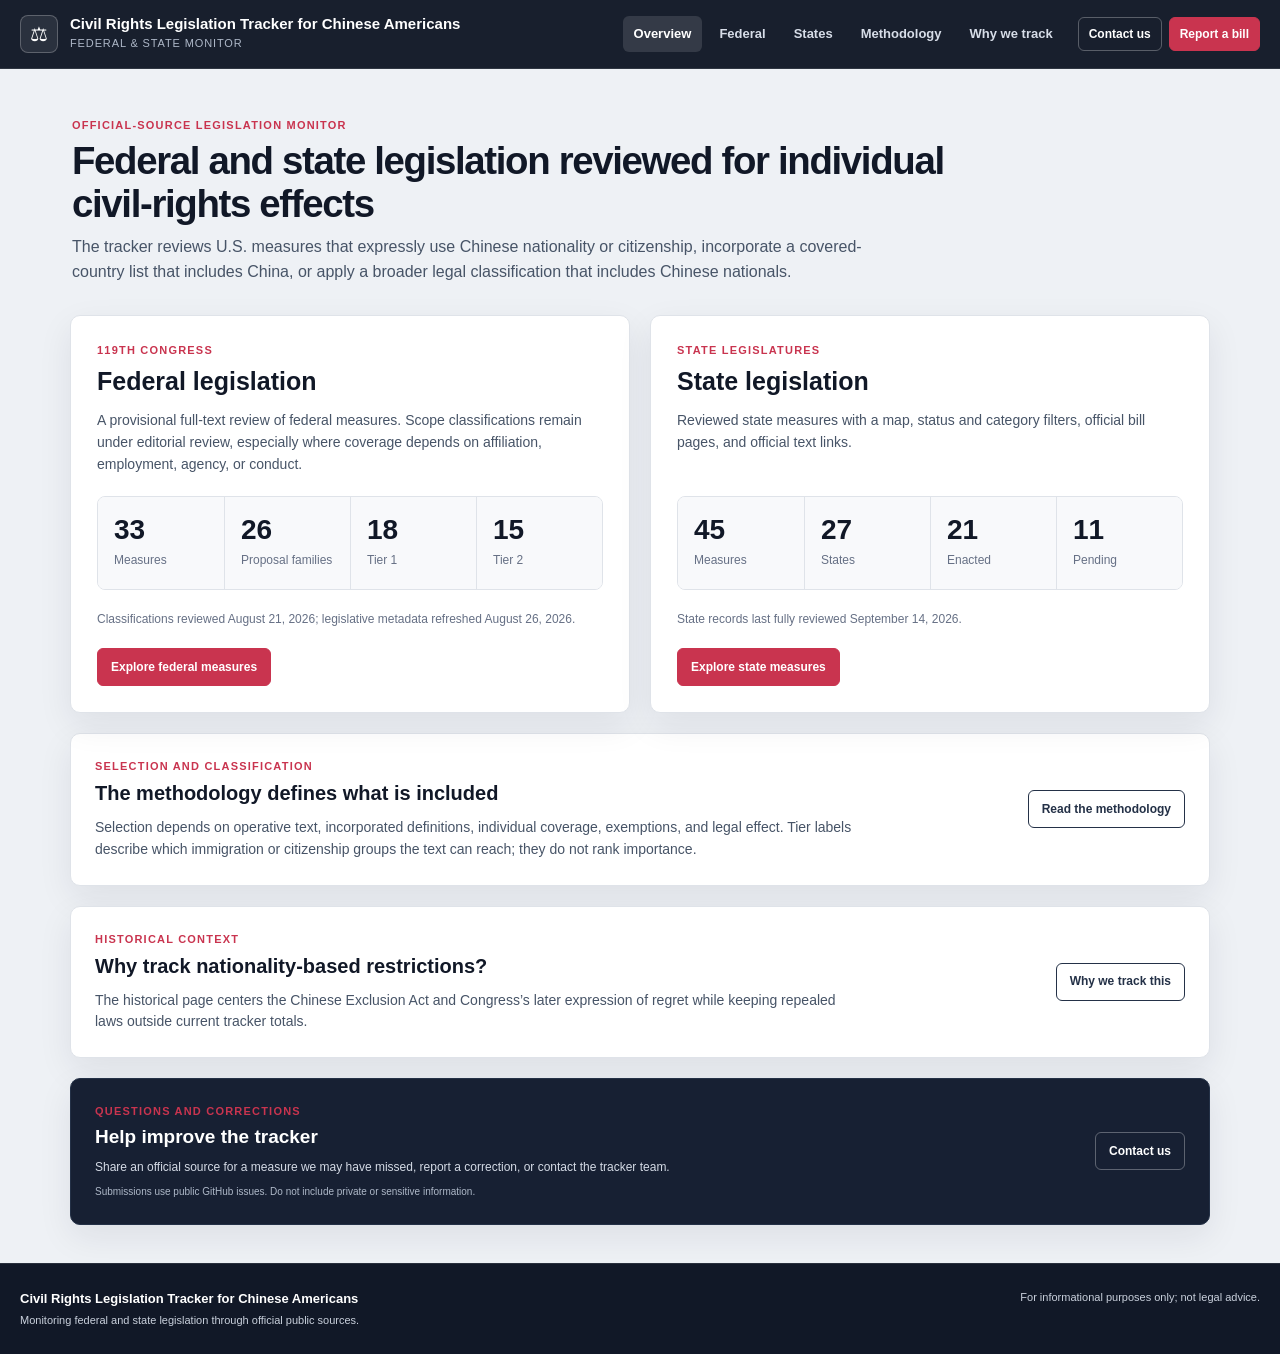
<file: index.html>
<!DOCTYPE html>
<html lang="en">
<head>
    <meta charset="UTF-8">
    <meta name="viewport" content="width=device-width, initial-scale=1.0">
    <title>Civil Rights Legislation Tracker for Chinese Americans</title>
    <meta name="description" content="An official-source overview of U.S. federal and state legislation reviewed for individual effects involving Chinese nationality, citizenship, or origin.">
    <meta property="og:type" content="website">
    <meta property="og:title" content="Civil Rights Legislation Tracker for Chinese Americans">
    <meta property="og:description" content="Federal and state legislation reviewed through official government sources.">
    <meta name="twitter:card" content="summary">
    <meta name="twitter:title" content="Civil Rights Legislation Tracker for Chinese Americans">
    <meta name="twitter:description" content="Federal and state legislation reviewed through official government sources.">
    <link rel="icon" type="image/svg+xml" href="data:image/svg+xml,<svg xmlns='http://www.w3.org/2000/svg' viewBox='0 0 100 100'><text y='.9em' font-size='90'>⚖️</text></svg>">
    <link rel="stylesheet" href="styles.css">
</head>
<body>
    <a href="#main-content" class="skip-link">Skip to main content</a>

    <header class="header">
        <div class="site-container header-inner">
            <a class="brand" href="#main-content" aria-label="Civil Rights Legislation Tracker for Chinese Americans home">
                <span class="brand-mark" aria-hidden="true">⚖</span>
                <span>
                    <span class="brand-name">Civil Rights Legislation Tracker for Chinese Americans</span>
                    <span class="brand-kicker">Federal &amp; state monitor</span>
                </span>
            </a>
            <div class="header-controls">
                <nav class="nav" aria-label="Main navigation">
                    <a href="index.html" aria-current="page">Overview</a>
                    <a href="federal.html">Federal</a>
                    <a href="states.html">States</a>
                    <a href="methodology.html">Methodology</a>
                    <a href="why.html">Why we track</a>
                </nav>
                <div class="header-actions">
                    <a class="header-action secondary" href="#contact" data-github-issue="contact.yml">Contact us</a>
                    <a class="header-action primary" href="#contact" data-github-issue="report_bill.yml">Report a bill</a>
                </div>
            </div>
        </div>
    </header>

    <main id="main-content" class="overview-main">
        <section class="dashboard overview-dashboard" aria-labelledby="page-title">
            <div class="site-container">
                <header class="page-intro overview-intro">
                    <div>
                        <p class="eyebrow">Official-source legislation monitor</p>
                        <h1 id="page-title">Federal and state legislation reviewed for individual civil-rights effects</h1>
                        <p class="page-summary">The tracker reviews U.S. measures that expressly use Chinese nationality or citizenship, incorporate a covered-country list that includes China, or apply a broader legal classification that includes Chinese nationals.</p>
                    </div>
                </header>

                <div class="landing-grid" aria-label="Choose a legislation tracker">
                    <article class="panel landing-card federal-landing-card" aria-labelledby="federal-card-title">
                        <div>
                            <p class="panel-kicker">119th Congress</p>
                            <h2 id="federal-card-title">Federal legislation</h2>
                            <p class="landing-summary">A provisional full-text review of federal measures. Scope classifications remain under editorial review, especially where coverage depends on affiliation, employment, agency, or conduct.</p>
                        </div>
                        <div class="stats-grid compact-stats" aria-label="Federal tracker statistics">
                            <div class="stat-card"><span class="stat-number" data-overview-stat="federal-total">—</span><span class="stat-label">Measures</span></div>
                            <div class="stat-card"><span class="stat-number" data-overview-stat="federal-families">—</span><span class="stat-label">Proposal families</span></div>
                            <div class="stat-card"><span class="stat-number" data-overview-stat="federal-tier1">—</span><span class="stat-label">Tier 1</span></div>
                            <div class="stat-card"><span class="stat-number" data-overview-stat="federal-tier2">—</span><span class="stat-label">Tier 2</span></div>
                        </div>
                        <p class="landing-review-date">Classifications reviewed August 21, 2026; legislative metadata refreshed August 26, 2026.</p>
                        <a class="action-button primary" href="federal.html">Explore federal measures</a>
                    </article>

                    <article class="panel landing-card state-landing-card" aria-labelledby="state-card-title">
                        <div>
                            <p class="panel-kicker">State legislatures</p>
                            <h2 id="state-card-title">State legislation</h2>
                            <p class="landing-summary">Reviewed state measures with a map, status and category filters, official bill pages, and official text links.</p>
                        </div>
                        <div class="stats-grid compact-stats" aria-label="State tracker statistics">
                            <div class="stat-card"><span class="stat-number" data-overview-stat="state-total">—</span><span class="stat-label">Measures</span></div>
                            <div class="stat-card"><span class="stat-number" data-overview-stat="state-states">—</span><span class="stat-label">States</span></div>
                            <div class="stat-card"><span class="stat-number" data-overview-stat="state-enacted">—</span><span class="stat-label">Enacted</span></div>
                            <div class="stat-card"><span class="stat-number" data-overview-stat="state-pending">—</span><span class="stat-label">Pending</span></div>
                        </div>
                        <p class="landing-review-date">State records last fully reviewed September 14, 2026.</p>
                        <a class="action-button primary" href="states.html">Explore state measures</a>
                    </article>
                </div>

                <section class="panel overview-method-panel" aria-labelledby="overview-method-title">
                    <div>
                        <p class="panel-kicker">Selection and classification</p>
                        <h2 id="overview-method-title">The methodology defines what is included</h2>
                        <p>Selection depends on operative text, incorporated definitions, individual coverage, exemptions, and legal effect. Tier labels describe which immigration or citizenship groups the text can reach; they do not rank importance.</p>
                    </div>
                    <a class="action-button dark-outline" href="methodology.html">Read the methodology</a>
                </section>

                <section class="panel overview-history-panel" aria-labelledby="overview-history-title">
                    <div>
                        <p class="panel-kicker">Historical context</p>
                        <h2 id="overview-history-title">Why track nationality-based restrictions?</h2>
                        <p>The historical page centers the Chinese Exclusion Act and Congress’s later expression of regret while keeping repealed laws outside current tracker totals.</p>
                    </div>
                    <a class="action-button dark-outline" href="why.html">Why we track this</a>
                </section>

                <section class="panel contribute-panel" id="contact" aria-labelledby="contact-title">
                    <div>
                        <p class="panel-kicker">Questions and corrections</p>
                        <h2 id="contact-title">Help improve the tracker</h2>
                        <p>Share an official source for a measure we may have missed, report a correction, or contact the tracker team.</p>
                        <p class="submission-note">Submissions use public GitHub issues. Do not include private or sensitive information.</p>
                    </div>
                    <div class="contribute-actions">
                        <a class="action-button secondary" href="#contact" data-github-issue="contact.yml">Contact us</a>
                    </div>
                </section>
            </div>
        </section>
    </main>

    <footer class="footer">
        <div class="site-container footer-inner">
            <div>
                <p class="footer-title">Civil Rights Legislation Tracker for Chinese Americans</p>
                <p>Monitoring federal and state legislation through official public sources.</p>
            </div>
            <p class="footer-disclaimer">For informational purposes only; not legal advice.</p>
        </div>
    </footer>

    <script src="bills-data.js"></script>
    <script src="federal-bills-data.js"></script>
    <script src="site.js"></script>
</body>
</html>
</file>
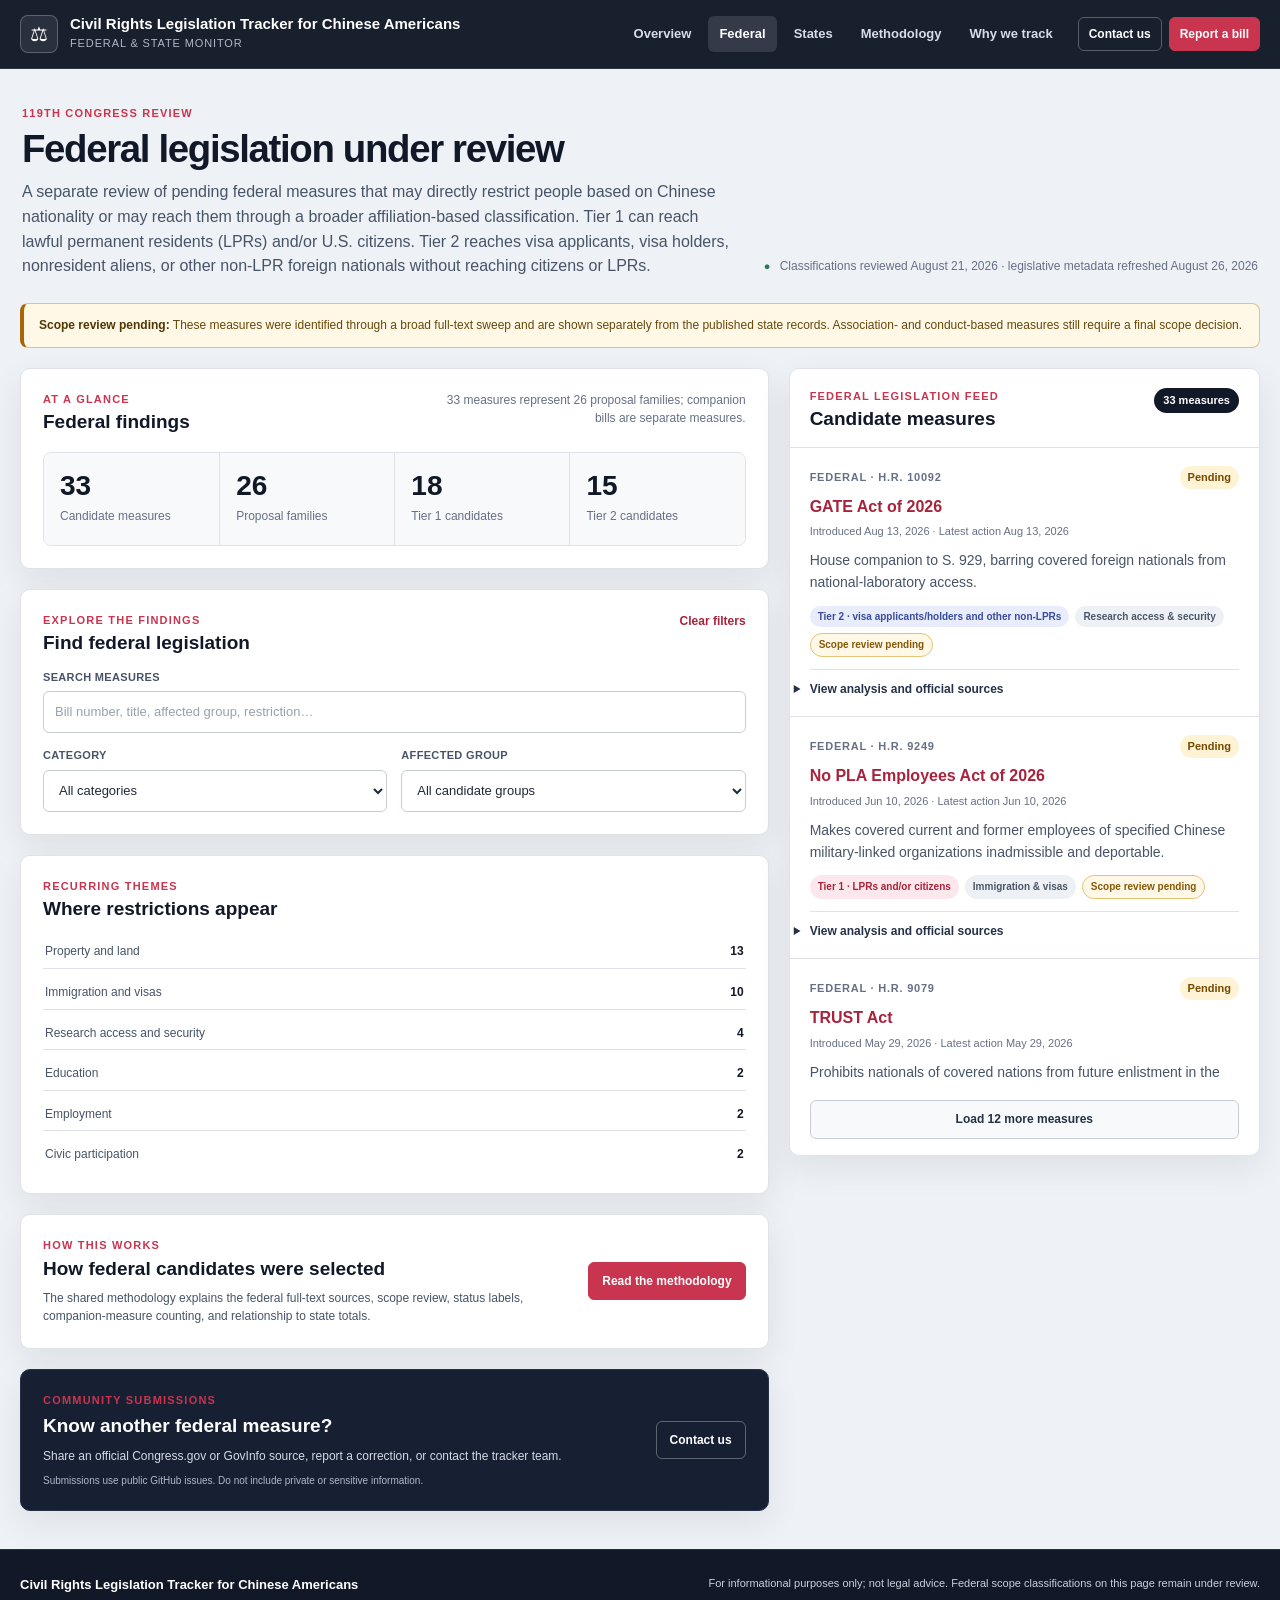
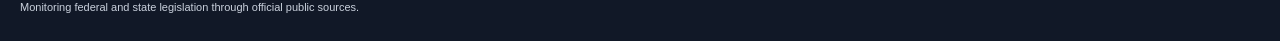
<file: federal.html>
<!DOCTYPE html>
<html lang="en">
<head>
    <meta charset="UTF-8">
    <meta name="viewport" content="width=device-width, initial-scale=1.0">
    <title>Federal Legislation | Civil Rights Legislation Tracker for Chinese Americans</title>
    <meta name="description" content="Provisional review of 119th Congress legislation affecting people based on Chinese nationality, citizenship, or China-related affiliations.">
    <meta property="og:type" content="website">
    <meta property="og:title" content="Federal Legislation | Civil Rights Legislation Tracker for Chinese Americans">
    <meta property="og:description" content="Official-source federal legislation findings from a full-text scan of the 119th Congress.">
    <meta name="twitter:card" content="summary">
    <link rel="icon" type="image/svg+xml" href="data:image/svg+xml,<svg xmlns='http://www.w3.org/2000/svg' viewBox='0 0 100 100'><text y='.9em' font-size='90'>⚖️</text></svg>">
    <link rel="stylesheet" href="styles.css">
</head>
<body>
    <a href="#main-content" class="skip-link">Skip to main content</a>

    <header class="header">
        <div class="site-container header-inner">
            <a class="brand" href="index.html" aria-label="Civil Rights Legislation Tracker for Chinese Americans home">
                <span class="brand-mark" aria-hidden="true">⚖</span>
                <span>
                    <span class="brand-name">Civil Rights Legislation Tracker for Chinese Americans</span>
                    <span class="brand-kicker">Federal &amp; state monitor</span>
                </span>
            </a>
            <div class="header-controls">
                <nav class="nav" aria-label="Main navigation">
                    <a href="index.html">Overview</a>
                    <a href="federal.html" aria-current="page">Federal</a>
                    <a href="states.html">States</a>
                    <a href="methodology.html">Methodology</a>
                    <a href="why.html">Why we track</a>
                </nav>
                <div class="header-actions">
                    <a class="header-action secondary" href="#contact" data-github-issue="contact.yml">Contact us</a>
                    <a class="header-action primary" href="#contact" data-github-issue="report_bill.yml">Report a bill</a>
                </div>
            </div>
        </div>
    </header>

    <main id="main-content">
        <section class="dashboard" aria-labelledby="page-title">
            <div class="site-container">
                <header class="page-intro">
                    <div>
                        <p class="eyebrow">119th Congress review</p>
                        <h1 id="page-title">Federal legislation under review</h1>
                        <p class="page-summary">A separate review of pending federal measures that may directly restrict people based on Chinese nationality or may reach them through a broader affiliation-based classification. Tier 1 can reach lawful permanent residents (LPRs) and/or U.S. citizens. Tier 2 reaches visa applicants, visa holders, nonresident aliens, or other non-LPR foreign nationals without reaching citizens or LPRs.</p>
                    </div>
                    <p class="last-reviewed"><span aria-hidden="true">●</span> Classifications reviewed August 21, 2026 · legislative metadata refreshed August 26, 2026</p>
                </header>

                <div class="federal-notice" role="note">
                    <strong>Scope review pending:</strong> These measures were identified through a broad full-text sweep and are shown separately from the published state records. Association- and conduct-based measures still require a final scope decision.
                </div>

                <div class="dashboard-layout federal-dashboard-layout">
                    <div class="overview-column" id="overview">
                        <section class="panel summary-panel" aria-labelledby="summary-title">
                            <div class="panel-heading">
                                <div>
                                    <p class="panel-kicker">At a glance</p>
                                    <h2 id="summary-title">Federal findings</h2>
                                </div>
                                <p><span data-stat="total">—</span> measures represent <span data-stat="families">—</span> proposal families; companion bills are separate measures.</p>
                            </div>
                            <div class="stats-grid" aria-label="Federal sweep statistics">
                                <div class="stat-card">
                                    <span class="stat-number" data-stat="total">—</span>
                                    <span class="stat-label">Candidate measures</span>
                                </div>
                                <div class="stat-card">
                                    <span class="stat-number" data-stat="families">—</span>
                                    <span class="stat-label">Proposal families</span>
                                </div>
                                <div class="stat-card">
                                    <span class="stat-number" data-stat="tier1">—</span>
                                    <span class="stat-label">Tier 1 candidates</span>
                                </div>
                                <div class="stat-card">
                                    <span class="stat-number" data-stat="tier2">—</span>
                                    <span class="stat-label">Tier 2 candidates</span>
                                </div>
                            </div>
                        </section>

                        <section class="panel filter-panel" aria-labelledby="filter-title">
                            <div class="panel-heading compact-heading">
                                <div>
                                    <p class="panel-kicker">Explore the findings</p>
                                    <h2 id="filter-title">Find federal legislation</h2>
                                </div>
                                <button id="clear-filters" class="text-button" type="button">Clear filters</button>
                            </div>
                            <div class="filter-controls federal-filter-controls">
                                <div class="filter-group filter-search">
                                    <label for="search-filter">Search measures</label>
                                    <input id="search-filter" class="filter-input" type="search" placeholder="Bill number, title, affected group, restriction…" autocomplete="off">
                                </div>
                                <div class="filter-group">
                                    <label for="category-filter">Category</label>
                                    <select id="category-filter" class="filter-select">
                                        <option value="all">All categories</option>
                                        <option value="property">Property restrictions</option>
                                        <option value="immigration">Immigration &amp; visas</option>
                                        <option value="education">Education</option>
                                        <option value="research">Research access &amp; security</option>
                                        <option value="employment">Employment restrictions</option>
                                        <option value="civic">Civic participation</option>
                                    </select>
                                </div>
                                <div class="filter-group">
                                    <label for="tier-filter">Affected group</label>
                                    <select id="tier-filter" class="filter-select">
                                        <option value="all">All candidate groups</option>
                                        <option value="1">Tier 1 — LPRs and/or citizens</option>
                                        <option value="2">Tier 2 — visa applicants/holders and other non-LPRs</option>
                                    </select>
                                </div>
                            </div>
                        </section>

                        <section class="panel state-panel" aria-labelledby="themes-title">
                            <div class="panel-heading compact-heading">
                                <div>
                                    <p class="panel-kicker">Recurring themes</p>
                                    <h2 id="themes-title">Where restrictions appear</h2>
                                </div>
                            </div>
                            <ul class="federal-theme-list">
                                <li><span>Property and land</span><strong data-category-count="property">—</strong></li>
                                <li><span>Immigration and visas</span><strong data-category-count="immigration">—</strong></li>
                                <li><span>Research access and security</span><strong data-category-count="research">—</strong></li>
                                <li><span>Education</span><strong data-category-count="education">—</strong></li>
                                <li><span>Employment</span><strong data-category-count="employment">—</strong></li>
                                <li><span>Civic participation</span><strong data-category-count="civic">—</strong></li>
                            </ul>
                        </section>

                        <section class="panel method-link-panel" aria-labelledby="federal-method-link-title">
                            <div>
                                <p class="panel-kicker">How this works</p>
                                <h2 id="federal-method-link-title">How federal candidates were selected</h2>
                                <p>The shared methodology explains the federal full-text sources, scope review, status labels, companion-measure counting, and relationship to state totals.</p>
                            </div>
                            <a class="action-button primary" href="methodology.html">Read the methodology</a>
                        </section>

                        <section class="panel contribute-panel" id="contact" aria-labelledby="contact-title">
                            <div>
                                <p class="panel-kicker">Community submissions</p>
                                <h2 id="contact-title">Know another federal measure?</h2>
                                <p>Share an official Congress.gov or GovInfo source, report a correction, or contact the tracker team.</p>
                                <p class="submission-note">Submissions use public GitHub issues. Do not include private or sensitive information.</p>
                            </div>
                            <div class="contribute-actions">
                                <a class="action-button secondary" href="#contact" data-github-issue="contact.yml">Contact us</a>
                            </div>
                        </section>
                    </div>

                    <section class="panel feed-panel" id="bills" aria-labelledby="bills-title">
                        <header class="feed-header">
                            <div>
                                <p class="panel-kicker">Federal legislation feed</p>
                                <h2 id="bills-title">Candidate measures</h2>
                            </div>
                            <p id="results-count" class="results-count" aria-live="polite">—</p>
                        </header>
                        <div class="bills-list" id="bills-list"></div>
                        <button type="button" id="load-more" class="load-more" hidden>Load more measures</button>
                    </section>
                </div>
            </div>
        </section>
    </main>

    <footer class="footer">
        <div class="site-container footer-inner">
            <div>
                <p class="footer-title">Civil Rights Legislation Tracker for Chinese Americans</p>
                <p>Monitoring federal and state legislation through official public sources.</p>
            </div>
            <p class="footer-disclaimer">For informational purposes only; not legal advice. Federal scope classifications on this page remain under review.</p>
        </div>
    </footer>

    <script src="site.js"></script>
    <script src="federal-bills-data.js"></script>
    <script src="app.js"></script>
</body>
</html>
</file>
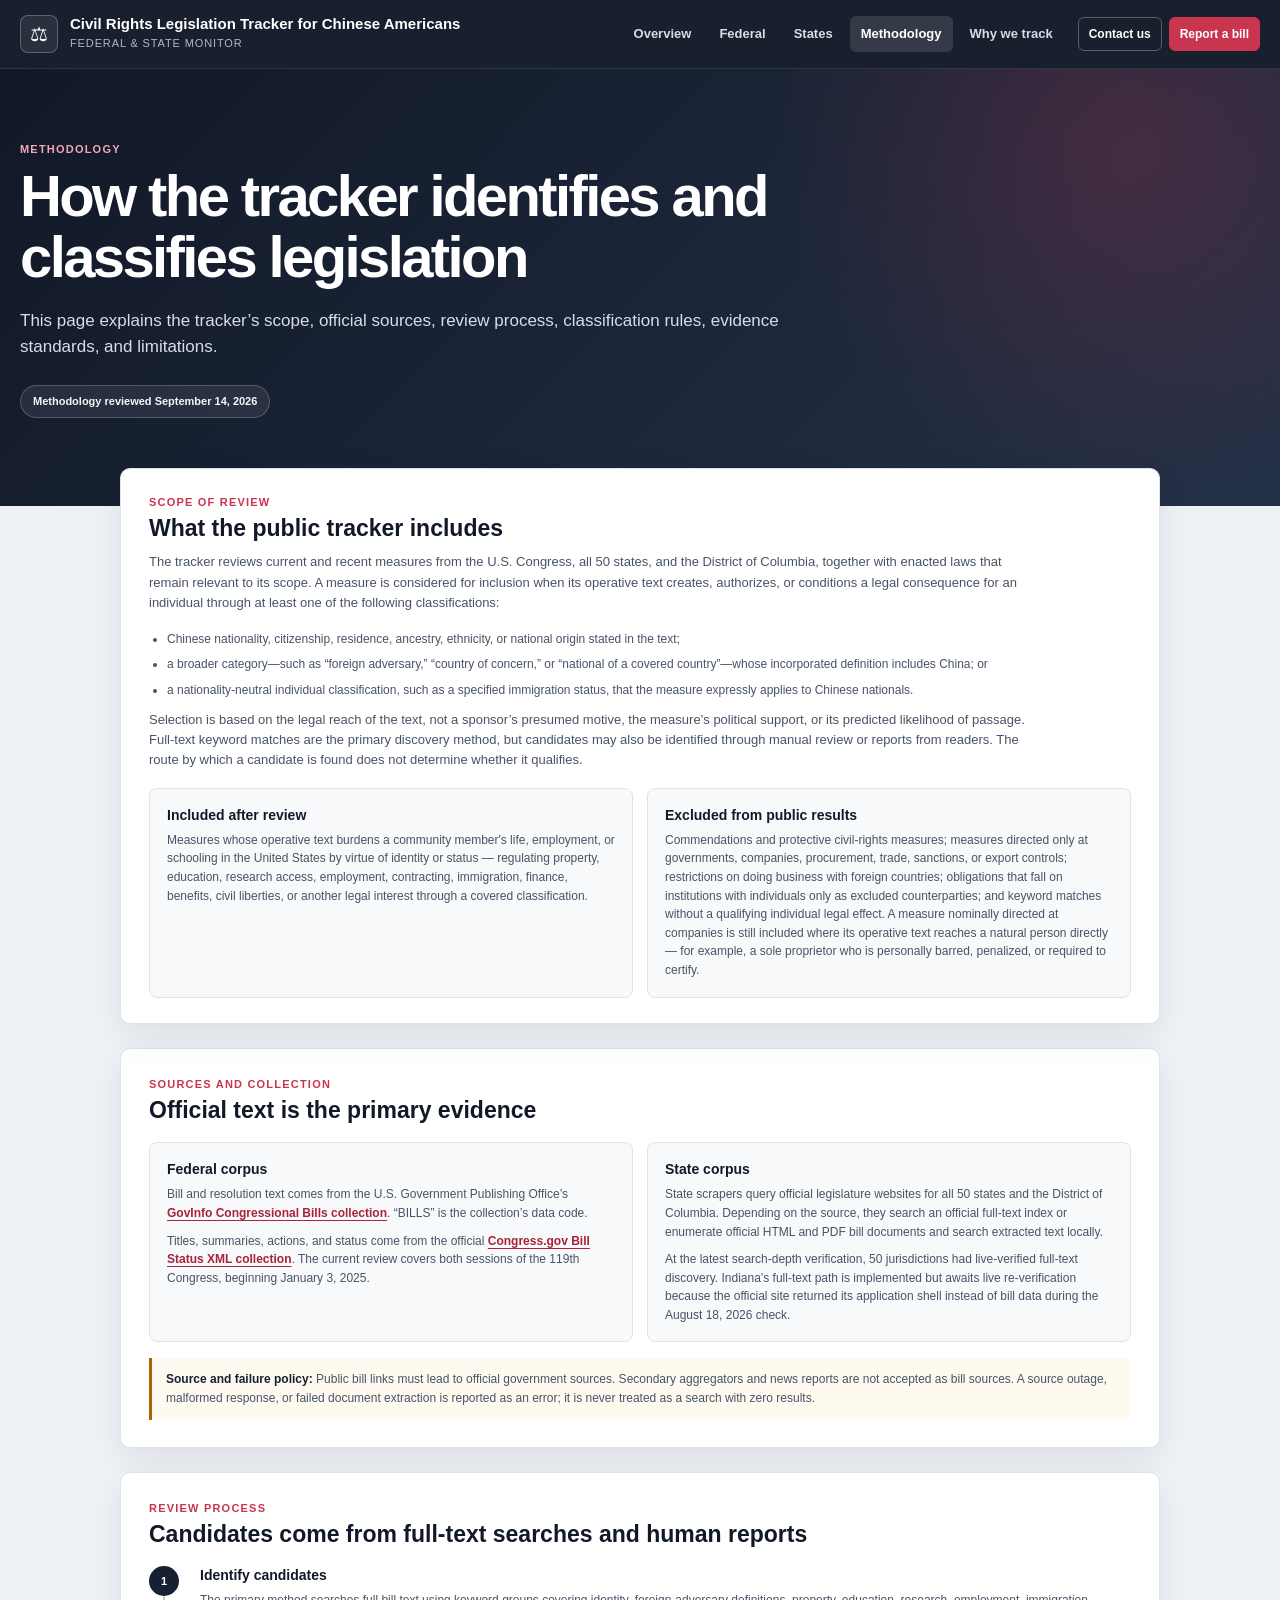
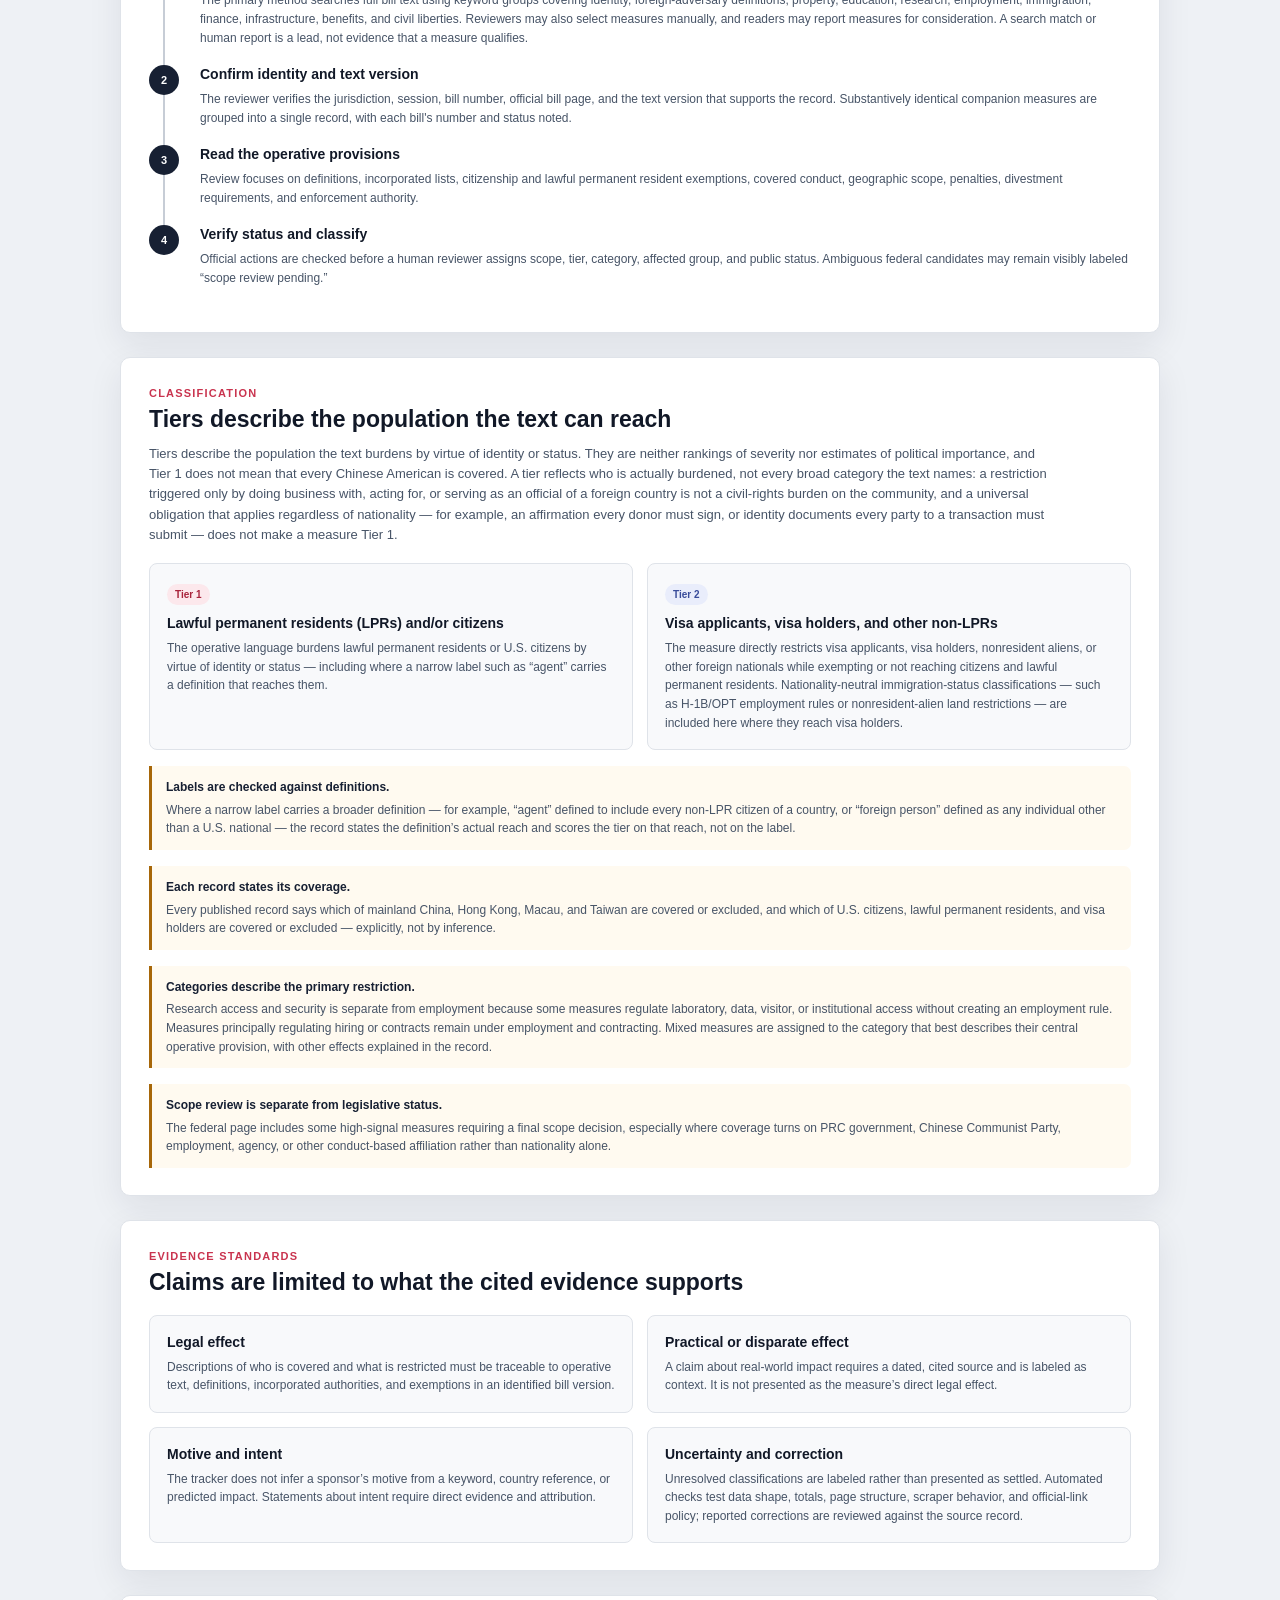
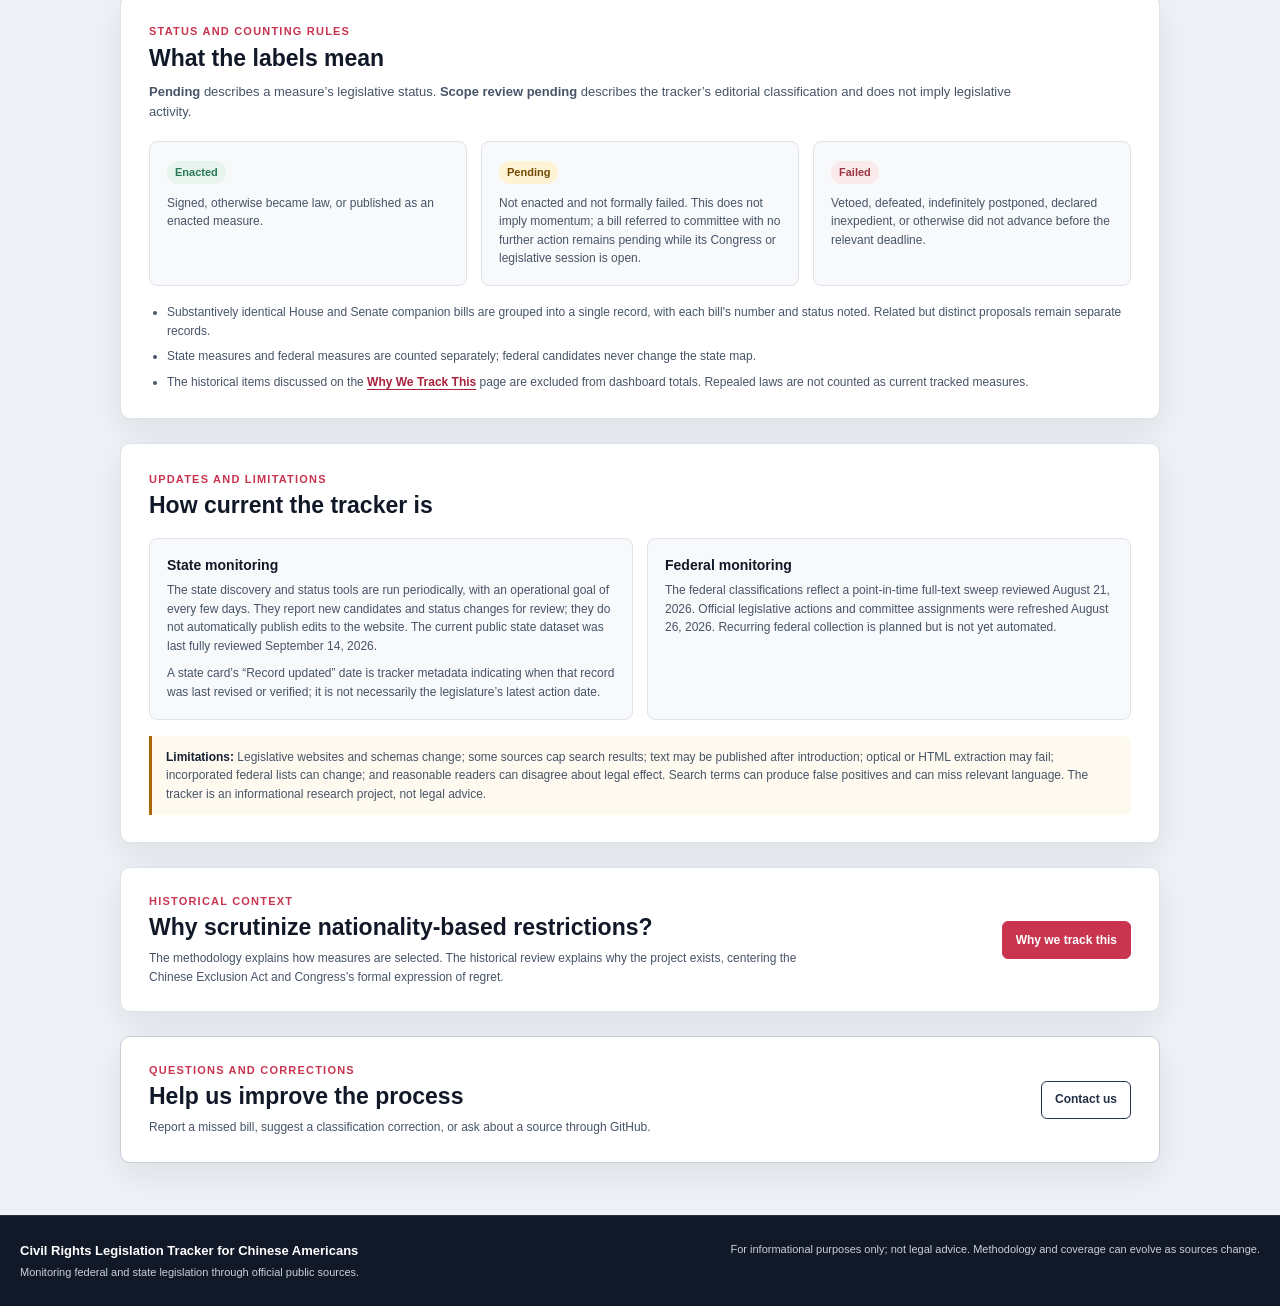
<file: methodology.html>
<!DOCTYPE html>
<html lang="en">
<head>
    <meta charset="UTF-8">
    <meta name="viewport" content="width=device-width, initial-scale=1.0">
    <title>Methodology | Civil Rights Legislation Tracker for Chinese Americans</title>
    <meta name="description" content="How the Civil Rights Legislation Tracker for Chinese Americans discovers, verifies, classifies, and updates federal and state legislation.">
    <meta property="og:type" content="article">
    <meta property="og:title" content="Tracker Methodology">
    <meta property="og:description" content="Scope, official sources, classification rules, status meanings, and update process for the legislation tracker.">
    <meta name="twitter:card" content="summary">
    <link rel="icon" type="image/svg+xml" href="data:image/svg+xml,<svg xmlns='http://www.w3.org/2000/svg' viewBox='0 0 100 100'><text y='.9em' font-size='90'>⚖️</text></svg>">
    <link rel="stylesheet" href="styles.css">
</head>
<body>
    <a href="#main-content" class="skip-link">Skip to main content</a>

    <header class="header">
        <div class="site-container header-inner">
            <a class="brand" href="index.html" aria-label="Civil Rights Legislation Tracker for Chinese Americans home">
                <span class="brand-mark" aria-hidden="true">⚖</span>
                <span>
                    <span class="brand-name">Civil Rights Legislation Tracker for Chinese Americans</span>
                    <span class="brand-kicker">Federal &amp; state monitor</span>
                </span>
            </a>
            <div class="header-controls">
                <nav class="nav" aria-label="Main navigation">
                    <a href="index.html">Overview</a>
                    <a href="federal.html">Federal</a>
                    <a href="states.html">States</a>
                    <a href="methodology.html" aria-current="page">Methodology</a>
                    <a href="why.html">Why we track</a>
                </nav>
                <div class="header-actions">
                    <a class="header-action secondary" href="#contact" data-github-issue="contact.yml">Contact us</a>
                    <a class="header-action primary" href="#contact" data-github-issue="report_bill.yml">Report a bill</a>
                </div>
            </div>
        </div>
    </header>

    <main id="main-content" class="methodology-main">
        <section class="history-hero">
            <div class="site-container history-hero-inner">
                <p class="eyebrow">Methodology</p>
                <h1>How the tracker identifies and classifies legislation</h1>
                <p>This page explains the tracker’s scope, official sources, review process, classification rules, evidence standards, and limitations.</p>
                <p class="history-scope-note">Methodology reviewed September 14, 2026</p>
            </div>
        </section>

        <div class="site-container methodology-layout">
            <section class="panel methodology-intro" aria-labelledby="scope-title">
                <p class="panel-kicker">Scope of review</p>
                <h2 id="scope-title">What the public tracker includes</h2>
                <p>The tracker reviews current and recent measures from the U.S. Congress, all 50 states, and the District of Columbia, together with enacted laws that remain relevant to its scope. A measure is considered for inclusion when its operative text creates, authorizes, or conditions a legal consequence for an individual through at least one of the following classifications:</p>
                <ul class="methodology-rules-list">
                    <li>Chinese nationality, citizenship, residence, ancestry, ethnicity, or national origin stated in the text;</li>
                    <li>a broader category—such as “foreign adversary,” “country of concern,” or “national of a covered country”—whose incorporated definition includes China; or</li>
                    <li>a nationality-neutral individual classification, such as a specified immigration status, that the measure expressly applies to Chinese nationals.</li>
                </ul>
                <p>Selection is based on the legal reach of the text, not a sponsor’s presumed motive, the measure’s political support, or its predicted likelihood of passage. Full-text keyword matches are the primary discovery method, but candidates may also be identified through manual review or reports from readers. The route by which a candidate is found does not determine whether it qualifies.</p>
                <div class="methodology-card-grid eligibility-grid">
                    <article class="methodology-card">
                        <h3>Included after review</h3>
                        <p>Measures whose operative text burdens a community member's life, employment, or schooling in the United States by virtue of identity or status — regulating property, education, research access, employment, contracting, immigration, finance, benefits, civil liberties, or another legal interest through a covered classification.</p>
                    </article>
                    <article class="methodology-card">
                        <h3>Excluded from public results</h3>
                        <p>Commendations and protective civil-rights measures; measures directed only at governments, companies, procurement, trade, sanctions, or export controls; restrictions on doing business with foreign countries; obligations that fall on institutions with individuals only as excluded counterparties; and keyword matches without a qualifying individual legal effect. A measure nominally directed at companies is still included where its operative text reaches a natural person directly — for example, a sole proprietor who is personally barred, penalized, or required to certify.</p>
                    </article>
                </div>
            </section>

            <section class="panel methodology-section" aria-labelledby="sources-title">
                <p class="panel-kicker">Sources and collection</p>
                <h2 id="sources-title">Official text is the primary evidence</h2>
                <div class="methodology-source-grid">
                    <article>
                        <h3>Federal corpus</h3>
                        <p>Bill and resolution text comes from the U.S. Government Publishing Office’s <a href="https://www.govinfo.gov/app/collection/BILLS" target="_blank" rel="noopener noreferrer">GovInfo Congressional Bills collection</a>. “BILLS” is the collection’s data code.</p>
                        <p>Titles, summaries, actions, and status come from the official <a href="https://www.govinfo.gov/bulkdata/BILLSTATUS" target="_blank" rel="noopener noreferrer">Congress.gov Bill Status XML collection</a>. The current review covers both sessions of the 119th Congress, beginning January 3, 2025.</p>
                    </article>
                    <article>
                        <h3>State corpus</h3>
                        <p>State scrapers query official legislature websites for all 50 states and the District of Columbia. Depending on the source, they search an official full-text index or enumerate official HTML and PDF bill documents and search extracted text locally.</p>
                        <p>At the latest search-depth verification, 50 jurisdictions had live-verified full-text discovery. Indiana’s full-text path is implemented but awaits live re-verification because the official site returned its application shell instead of bill data during the August 18, 2026 check.</p>
                    </article>
                </div>
                <p class="methodology-source-policy"><strong>Source and failure policy:</strong> Public bill links must lead to official government sources. Secondary aggregators and news reports are not accepted as bill sources. A source outage, malformed response, or failed document extraction is reported as an error; it is never treated as a search with zero results.</p>
            </section>

            <section class="panel methodology-section" aria-labelledby="process-title">
                <p class="panel-kicker">Review process</p>
                <h2 id="process-title">Candidates come from full-text searches and human reports</h2>
                <ol class="methodology-steps">
                    <li>
                        <div>
                            <h3>Identify candidates</h3>
                            <p>The primary method searches full bill text using keyword groups covering identity, foreign-adversary definitions, property, education, research, employment, immigration, finance, infrastructure, benefits, and civil liberties. Reviewers may also select measures manually, and readers may report measures for consideration. A search match or human report is a lead, not evidence that a measure qualifies.</p>
                        </div>
                    </li>
                    <li>
                        <div>
                            <h3>Confirm identity and text version</h3>
                            <p>The reviewer verifies the jurisdiction, session, bill number, official bill page, and the text version that supports the record. Substantively identical companion measures are grouped into a single record, with each bill's number and status noted.</p>
                        </div>
                    </li>
                    <li>
                        <div>
                            <h3>Read the operative provisions</h3>
                            <p>Review focuses on definitions, incorporated lists, citizenship and lawful permanent resident exemptions, covered conduct, geographic scope, penalties, divestment requirements, and enforcement authority.</p>
                        </div>
                    </li>
                    <li>
                        <div>
                            <h3>Verify status and classify</h3>
                            <p>Official actions are checked before a human reviewer assigns scope, tier, category, affected group, and public status. Ambiguous federal candidates may remain visibly labeled “scope review pending.”</p>
                        </div>
                    </li>
                </ol>
            </section>

            <section class="panel methodology-section" aria-labelledby="classification-title">
                <p class="panel-kicker">Classification</p>
                <h2 id="classification-title">Tiers describe the population the text can reach</h2>
                <p>Tiers describe the population the text burdens by virtue of identity or status. They are neither rankings of severity nor estimates of political importance, and Tier 1 does not mean that every Chinese American is covered. A tier reflects who is actually burdened, not every broad category the text names: a restriction triggered only by doing business with, acting for, or serving as an official of a foreign country is not a civil-rights burden on the community, and a universal obligation that applies regardless of nationality — for example, an affirmation every donor must sign, or identity documents every party to a transaction must submit — does not make a measure Tier 1.</p>
                <div class="methodology-card-grid">
                    <article class="methodology-card">
                        <span class="tier-label tier-1">Tier 1</span>
                        <h3>Lawful permanent residents (LPRs) and/or citizens</h3>
                        <p>The operative language burdens lawful permanent residents or U.S. citizens by virtue of identity or status — including where a narrow label such as “agent” carries a definition that reaches them.</p>
                    </article>
                    <article class="methodology-card">
                        <span class="tier-label tier-2">Tier 2</span>
                        <h3>Visa applicants, visa holders, and other non-LPRs</h3>
                        <p>The measure directly restricts visa applicants, visa holders, nonresident aliens, or other foreign nationals while exempting or not reaching citizens and lawful permanent residents. Nationality-neutral immigration-status classifications — such as H-1B/OPT employment rules or nonresident-alien land restrictions — are included here where they reach visa holders.</p>
                    </article>
                </div>
                <div class="methodology-callout">
                    <strong>Labels are checked against definitions.</strong>
                    <p>Where a narrow label carries a broader definition — for example, “agent” defined to include every non-LPR citizen of a country, or “foreign person” defined as any individual other than a U.S. national — the record states the definition’s actual reach and scores the tier on that reach, not on the label.</p>
                </div>
                <div class="methodology-callout">
                    <strong>Each record states its coverage.</strong>
                    <p>Every published record says which of mainland China, Hong Kong, Macau, and Taiwan are covered or excluded, and which of U.S. citizens, lawful permanent residents, and visa holders are covered or excluded — explicitly, not by inference.</p>
                </div>
                <div class="methodology-callout">
                    <strong>Categories describe the primary restriction.</strong>
                    <p>Research access and security is separate from employment because some measures regulate laboratory, data, visitor, or institutional access without creating an employment rule. Measures principally regulating hiring or contracts remain under employment and contracting. Mixed measures are assigned to the category that best describes their central operative provision, with other effects explained in the record.</p>
                </div>
                <div class="methodology-callout">
                    <strong>Scope review is separate from legislative status.</strong>
                    <p>The federal page includes some high-signal measures requiring a final scope decision, especially where coverage turns on PRC government, Chinese Communist Party, employment, agency, or other conduct-based affiliation rather than nationality alone.</p>
                </div>
            </section>

            <section class="panel methodology-section" aria-labelledby="evidence-title">
                <p class="panel-kicker">Evidence standards</p>
                <h2 id="evidence-title">Claims are limited to what the cited evidence supports</h2>
                <div class="methodology-card-grid evidence-grid">
                    <article class="methodology-card">
                        <h3>Legal effect</h3>
                        <p>Descriptions of who is covered and what is restricted must be traceable to operative text, definitions, incorporated authorities, and exemptions in an identified bill version.</p>
                    </article>
                    <article class="methodology-card">
                        <h3>Practical or disparate effect</h3>
                        <p>A claim about real-world impact requires a dated, cited source and is labeled as context. It is not presented as the measure’s direct legal effect.</p>
                    </article>
                    <article class="methodology-card">
                        <h3>Motive and intent</h3>
                        <p>The tracker does not infer a sponsor’s motive from a keyword, country reference, or predicted impact. Statements about intent require direct evidence and attribution.</p>
                    </article>
                    <article class="methodology-card">
                        <h3>Uncertainty and correction</h3>
                        <p>Unresolved classifications are labeled rather than presented as settled. Automated checks test data shape, totals, page structure, scraper behavior, and official-link policy; reported corrections are reviewed against the source record.</p>
                    </article>
                </div>
            </section>

            <section class="panel methodology-section" aria-labelledby="status-title">
                <p class="panel-kicker">Status and counting rules</p>
                <h2 id="status-title">What the labels mean</h2>
                <p><strong>Pending</strong> describes a measure’s legislative status. <strong>Scope review pending</strong> describes the tracker’s editorial classification and does not imply legislative activity.</p>
                <div class="methodology-card-grid three-column">
                    <article class="methodology-card status-method-card">
                        <span class="status-badge enacted">Enacted</span>
                        <p>Signed, otherwise became law, or published as an enacted measure.</p>
                    </article>
                    <article class="methodology-card status-method-card">
                        <span class="status-badge pending">Pending</span>
                        <p>Not enacted and not formally failed. This does not imply momentum; a bill referred to committee with no further action remains pending while its Congress or legislative session is open.</p>
                    </article>
                    <article class="methodology-card status-method-card">
                        <span class="status-badge failed">Failed</span>
                        <p>Vetoed, defeated, indefinitely postponed, declared inexpedient, or otherwise did not advance before the relevant deadline.</p>
                    </article>
                </div>
                <ul class="methodology-rules-list">
                    <li>Substantively identical House and Senate companion bills are grouped into a single record, with each bill's number and status noted. Related but distinct proposals remain separate records.</li>
                    <li>State measures and federal measures are counted separately; federal candidates never change the state map.</li>
                    <li>The historical items discussed on the <a href="why.html">Why We Track This</a> page are excluded from dashboard totals. Repealed laws are not counted as current tracked measures.</li>
                </ul>
            </section>

            <section class="panel methodology-section" aria-labelledby="updates-title">
                <p class="panel-kicker">Updates and limitations</p>
                <h2 id="updates-title">How current the tracker is</h2>
                <div class="methodology-source-grid">
                    <article>
                        <h3>State monitoring</h3>
                        <p>The state discovery and status tools are run periodically, with an operational goal of every few days. They report new candidates and status changes for review; they do not automatically publish edits to the website. The current public state dataset was last fully reviewed September 14, 2026.</p>
                        <p>A state card’s “Record updated” date is tracker metadata indicating when that record was last revised or verified; it is not necessarily the legislature’s latest action date.</p>
                    </article>
                    <article>
                        <h3>Federal monitoring</h3>
                        <p>The federal classifications reflect a point-in-time full-text sweep reviewed August 21, 2026. Official legislative actions and committee assignments were refreshed August 26, 2026. Recurring federal collection is planned but is not yet automated.</p>
                    </article>
                </div>
                <p class="methodology-source-policy"><strong>Limitations:</strong> Legislative websites and schemas change; some sources cap search results; text may be published after introduction; optical or HTML extraction may fail; incorporated federal lists can change; and reasonable readers can disagree about legal effect. Search terms can produce false positives and can miss relevant language. The tracker is an informational research project, not legal advice.</p>
            </section>

            <section class="panel method-link-panel methodology-history-link" aria-labelledby="history-link-title">
                <div>
                    <p class="panel-kicker">Historical context</p>
                    <h2 id="history-link-title">Why scrutinize nationality-based restrictions?</h2>
                    <p>The methodology explains how measures are selected. The historical review explains why the project exists, centering the Chinese Exclusion Act and Congress’s formal expression of regret.</p>
                </div>
                <a class="action-button primary" href="why.html">Why we track this</a>
            </section>

            <section class="panel history-contact" id="contact" aria-labelledby="methodology-contact-title">
                <div>
                    <p class="panel-kicker">Questions and corrections</p>
                    <h2 id="methodology-contact-title">Help us improve the process</h2>
                    <p>Report a missed bill, suggest a classification correction, or ask about a source through GitHub.</p>
                </div>
                <div class="contribute-actions">
                    <a class="action-button dark-outline" href="#contact" data-github-issue="contact.yml">Contact us</a>
                </div>
            </section>
        </div>
    </main>

    <footer class="footer">
        <div class="site-container footer-inner">
            <div>
                <p class="footer-title">Civil Rights Legislation Tracker for Chinese Americans</p>
                <p>Monitoring federal and state legislation through official public sources.</p>
            </div>
            <p class="footer-disclaimer">For informational purposes only; not legal advice. Methodology and coverage can evolve as sources change.</p>
        </div>
    </footer>

    <script src="site.js"></script>
</body>
</html>
</file>
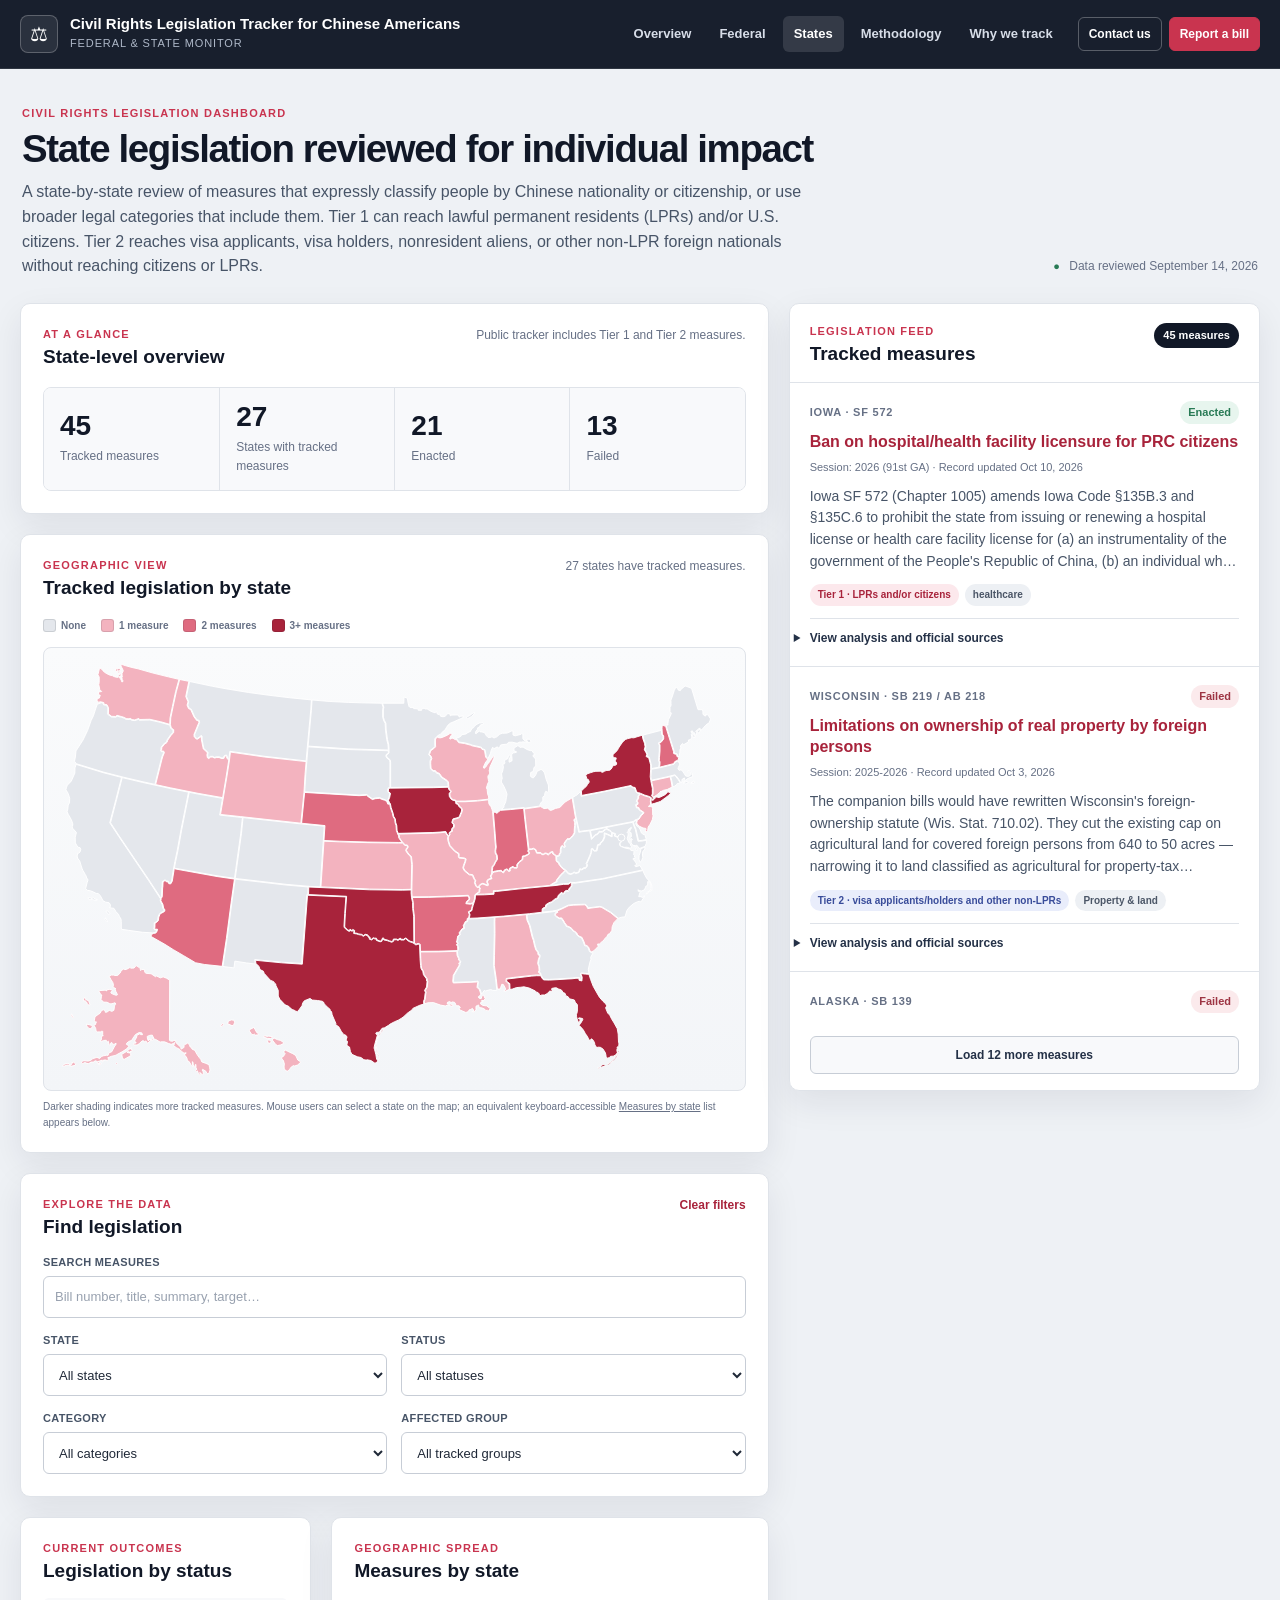
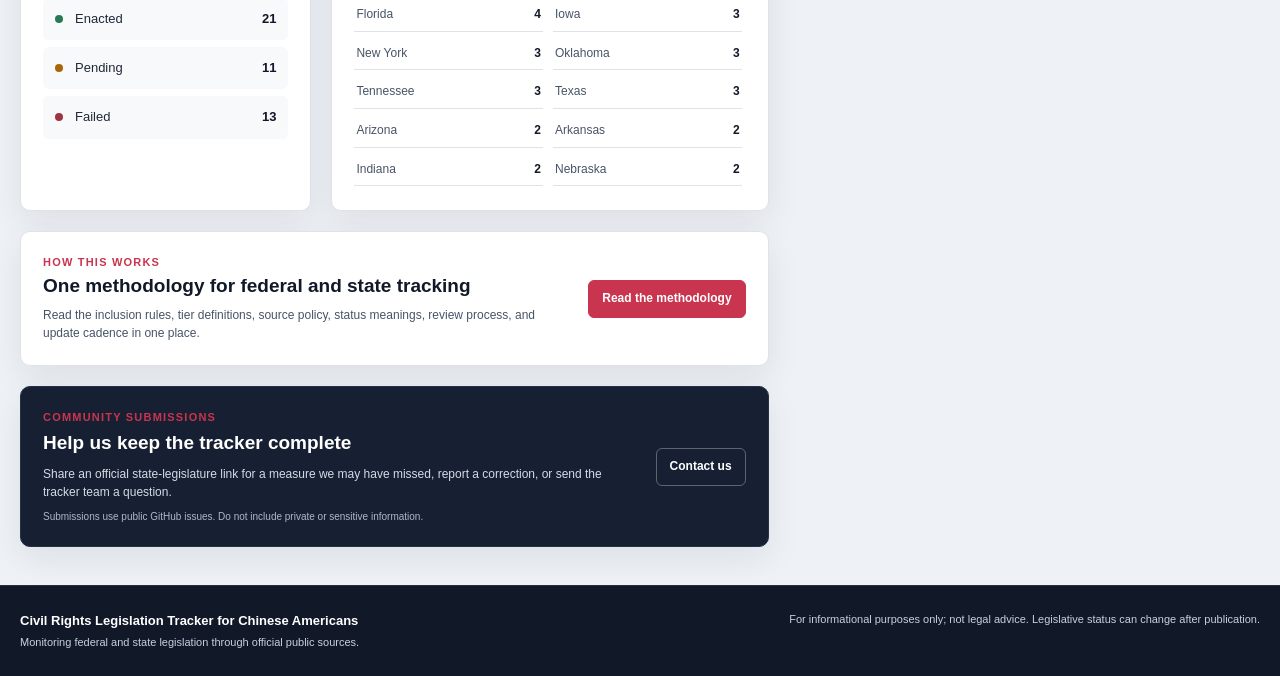
<file: states.html>
<!DOCTYPE html>
<html lang="en">
<head>
    <meta charset="UTF-8">
    <meta name="viewport" content="width=device-width, initial-scale=1.0">
    <title>State Legislation | Civil Rights Legislation Tracker for Chinese Americans</title>
    <meta name="description" content="Reviewing state legislation for individual impacts involving Chinese nationality, citizenship, or origin.">
    <meta name="keywords" content="civil rights, state legislation, tracker, nationality, citizenship, property restrictions, permanent residents">

    <meta property="og:type" content="website">
    <meta property="og:title" content="State Legislation | Civil Rights Legislation Tracker for Chinese Americans">
    <meta property="og:description" content="Reviewing state legislation for individual impacts involving Chinese nationality, citizenship, or origin.">

    <meta name="twitter:card" content="summary">
    <meta name="twitter:title" content="State Legislation | Civil Rights Legislation Tracker for Chinese Americans">
    <meta name="twitter:description" content="Reviewing state legislation for individual impacts involving Chinese nationality, citizenship, or origin.">

    <link rel="icon" type="image/svg+xml" href="data:image/svg+xml,<svg xmlns='http://www.w3.org/2000/svg' viewBox='0 0 100 100'><text y='.9em' font-size='90'>⚖️</text></svg>">
    <link rel="stylesheet" href="styles.css">
</head>
<body>
    <a href="#main-content" class="skip-link">Skip to main content</a>

    <header class="header">
        <div class="site-container header-inner">
            <a class="brand" href="index.html" aria-label="Civil Rights Legislation Tracker for Chinese Americans home">
                <span class="brand-mark" aria-hidden="true">⚖</span>
                <span>
                    <span class="brand-name">Civil Rights Legislation Tracker for Chinese Americans</span>
                    <span class="brand-kicker">Federal &amp; state monitor</span>
                </span>
            </a>
            <div class="header-controls">
                <nav class="nav" aria-label="Main navigation">
                    <a href="index.html">Overview</a>
                    <a href="federal.html">Federal</a>
                    <a href="states.html" aria-current="page">States</a>
                    <a href="methodology.html">Methodology</a>
                    <a href="why.html">Why we track</a>
                </nav>
                <div class="header-actions">
                    <a class="header-action secondary" href="#contact" data-github-issue="contact.yml">Contact us</a>
                    <a class="header-action primary" href="#contact" data-github-issue="report_bill.yml">Report a bill</a>
                </div>
            </div>
        </div>
    </header>

    <main id="main-content">
        <section class="dashboard" aria-labelledby="page-title">
            <div class="site-container">
                <header class="page-intro">
                    <div>
                        <p class="eyebrow">Civil rights legislation dashboard</p>
                        <h1 id="page-title">State legislation reviewed for individual impact</h1>
                        <p class="page-summary">A state-by-state review of measures that expressly classify people by Chinese nationality or citizenship, or use broader legal categories that include them. Tier 1 can reach lawful permanent residents (LPRs) and/or U.S. citizens. Tier 2 reaches visa applicants, visa holders, nonresident aliens, or other non-LPR foreign nationals without reaching citizens or LPRs.</p>
                    </div>
                    <p class="last-reviewed"><span aria-hidden="true">●</span> Data reviewed September 14, 2026</p>
                </header>

                <div class="dashboard-layout">
                    <div class="overview-column" id="overview">
                        <section class="panel summary-panel" aria-labelledby="summary-title">
                            <div class="panel-heading">
                                <div>
                                    <p class="panel-kicker">At a glance</p>
                                    <h2 id="summary-title">State-level overview</h2>
                                </div>
                                <p>Public tracker includes Tier 1 and Tier 2 measures.</p>
                            </div>

                            <div class="stats-grid" aria-label="Tracker statistics">
                                <div class="stat-card">
                                    <span class="stat-number" data-stat="total">—</span>
                                    <span class="stat-label">Tracked measures</span>
                                </div>
                                <div class="stat-card">
                                    <span class="stat-number" data-stat="states">—</span>
                                    <span class="stat-label">States with tracked measures</span>
                                </div>
                                <div class="stat-card">
                                    <span class="stat-number" data-stat="enacted">—</span>
                                    <span class="stat-label">Enacted</span>
                                </div>
                                <div class="stat-card">
                                    <span class="stat-number" data-stat="failed">—</span>
                                    <span class="stat-label">Failed</span>
                                </div>
                            </div>
                        </section>

                        <section class="panel map-panel" aria-labelledby="map-title">
                            <div class="panel-heading map-heading">
                                <div>
                                    <p class="panel-kicker">Geographic view</p>
                                    <h2 id="map-title">Tracked legislation by state</h2>
                                </div>
                                <p id="map-summary">—</p>
                            </div>
                            <div class="map-toolbar">
                                <div class="map-legend" aria-label="Measure count legend">
                                    <span><i class="map-swatch count-0" aria-hidden="true"></i>None</span>
                                    <span><i class="map-swatch count-1" aria-hidden="true"></i>1 measure</span>
                                    <span><i class="map-swatch count-2" aria-hidden="true"></i>2 measures</span>
                                    <span><i class="map-swatch count-3" aria-hidden="true"></i>3+ measures</span>
                                </div>
                                <button id="map-clear-state" class="text-button" type="button" hidden>Show all states</button>
                            </div>
                            <div class="state-map-frame" id="state-map-frame" role="img" aria-labelledby="map-title" aria-describedby="map-description">
                                <svg id="state-map" class="state-map" viewBox="0 0 959 593" aria-hidden="true" focusable="false">
                                    <g id="state-map-paths"></g>
                                    <g class="map-dc" aria-hidden="true">
                                        <path d="M801.8,253.8 l-1.1-1.6 -1-0.8 1.1-1.6 2.2,1.5z"></path>
                                        <circle cx="801.3" cy="251.8" r="5"></circle>
                                    </g>
                                </svg>
                                <div id="map-tooltip" class="map-tooltip" hidden></div>
                            </div>
                            <p class="map-note" id="map-description">Darker shading indicates more tracked measures. Mouse users can select a state on the map; an equivalent keyboard-accessible <a href="#state-title">Measures by state</a> list appears below.</p>
                        </section>

                        <section class="panel filter-panel" aria-labelledby="filter-title">
                            <div class="panel-heading compact-heading">
                                <div>
                                    <p class="panel-kicker">Explore the data</p>
                                    <h2 id="filter-title">Find legislation</h2>
                                </div>
                                <button id="clear-filters" class="text-button" type="button">Clear filters</button>
                            </div>

                            <div class="filter-controls">
                                <div class="filter-group filter-search">
                                    <label for="search-filter">Search measures</label>
                                    <input id="search-filter" class="filter-input" type="search" placeholder="Bill number, title, summary, target…" autocomplete="off">
                                </div>
                                <div class="filter-group">
                                    <label for="state-filter">State</label>
                                    <select id="state-filter" class="filter-select">
                                        <option value="all">All states</option>
                                    </select>
                                </div>
                                <div class="filter-group">
                                    <label for="status-filter">Status</label>
                                    <select id="status-filter" class="filter-select">
                                        <option value="all">All statuses</option>
                                        <option value="enacted">Enacted</option>
                                        <option value="pending">Pending</option>
                                        <option value="failed">Failed / did not advance</option>
                                    </select>
                                </div>
                                <div class="filter-group">
                                    <label for="category-filter">Category</label>
                                    <select id="category-filter" class="filter-select">
                                        <option value="all">All categories</option>
                                        <option value="property">Property restrictions</option>
                                        <option value="contract">Employment &amp; contracting</option>
                                        <option value="education">Education</option>
                                        <option value="research">Research access &amp; security</option>
                                        <option value="financial">Finance</option>
                                        <option value="infrastructure">Infrastructure &amp; technology</option>
                                        <option value="other">Other restrictions</option>
                                    </select>
                                </div>
                                <div class="filter-group">
                                    <label for="tier-filter">Affected group</label>
                                    <select id="tier-filter" class="filter-select">
                                        <option value="all">All tracked groups</option>
                                        <option value="1">Tier 1 — LPRs and/or citizens</option>
                                        <option value="2">Tier 2 — visa applicants/holders and other non-LPRs</option>
                                    </select>
                                </div>
                            </div>
                        </section>

                        <div class="overview-grid">
                            <section class="panel status-panel" aria-labelledby="status-title">
                                <div class="panel-heading compact-heading">
                                    <div>
                                        <p class="panel-kicker">Current outcomes</p>
                                        <h2 id="status-title">Legislation by status</h2>
                                    </div>
                                </div>
                                <div class="status-summary" id="status-summary">
                                    <button type="button" class="status-summary-item" data-status-filter="enacted">
                                        <span class="status-dot enacted" aria-hidden="true"></span>
                                        <span>Enacted</span>
                                        <strong data-status-count="enacted">—</strong>
                                    </button>
                                    <button type="button" class="status-summary-item" data-status-filter="pending">
                                        <span class="status-dot pending" aria-hidden="true"></span>
                                        <span>Pending</span>
                                    <strong data-status-count="pending">—</strong>
                                    </button>
                                    <button type="button" class="status-summary-item" data-status-filter="failed">
                                        <span class="status-dot failed" aria-hidden="true"></span>
                                        <span>Failed</span>
                                        <strong data-status-count="failed">—</strong>
                                    </button>
                                </div>
                            </section>

                            <section class="panel state-panel" aria-labelledby="state-title">
                                <div class="panel-heading compact-heading">
                                    <div>
                                        <p class="panel-kicker">Geographic spread</p>
                                        <h2 id="state-title">Measures by state</h2>
                                    </div>
                                </div>
                                <div id="state-summary-list" class="state-summary-list" aria-labelledby="state-title" aria-describedby="map-description"></div>
                            </section>
                        </div>

                        <section class="panel method-link-panel" aria-labelledby="method-link-title">
                            <div>
                                <p class="panel-kicker">How this works</p>
                                <h2 id="method-link-title">One methodology for federal and state tracking</h2>
                                <p>Read the inclusion rules, tier definitions, source policy, status meanings, review process, and update cadence in one place.</p>
                            </div>
                            <a class="action-button primary" href="methodology.html">Read the methodology</a>
                        </section>

                        <section class="panel contribute-panel" id="contact" aria-labelledby="contact-title">
                            <div>
                                <p class="panel-kicker">Community submissions</p>
                                <h2 id="contact-title">Help us keep the tracker complete</h2>
                                <p>Share an official state-legislature link for a measure we may have missed, report a correction, or send the tracker team a question.</p>
                                <p class="submission-note">Submissions use public GitHub issues. Do not include private or sensitive information.</p>
                            </div>
                            <div class="contribute-actions">
                                <a class="action-button secondary" href="#contact" data-github-issue="contact.yml">Contact us</a>
                            </div>
                        </section>
                    </div>

                    <section class="panel feed-panel" id="bills" aria-labelledby="bills-title">
                        <header class="feed-header">
                            <div>
                                <p class="panel-kicker">Legislation feed</p>
                                <h2 id="bills-title">Tracked measures</h2>
                            </div>
                            <p id="results-count" class="results-count" aria-live="polite">—</p>
                        </header>
                        <div class="bills-list" id="bills-list"></div>
                        <button type="button" id="load-more" class="load-more" hidden>Load more measures</button>
                    </section>
                </div>
            </div>
        </section>
    </main>

    <footer class="footer">
        <div class="site-container footer-inner">
            <div>
                <p class="footer-title">Civil Rights Legislation Tracker for Chinese Americans</p>
                <p>Monitoring federal and state legislation through official public sources.</p>
            </div>
            <p class="footer-disclaimer">For informational purposes only; not legal advice. Legislative status can change after publication.</p>
        </div>
    </footer>

    <script src="site.js"></script>
    <script src="bills-data.js"></script>
    <script src="us-map-data.js"></script>
    <script src="app.js"></script>
</body>
</html>
</file>
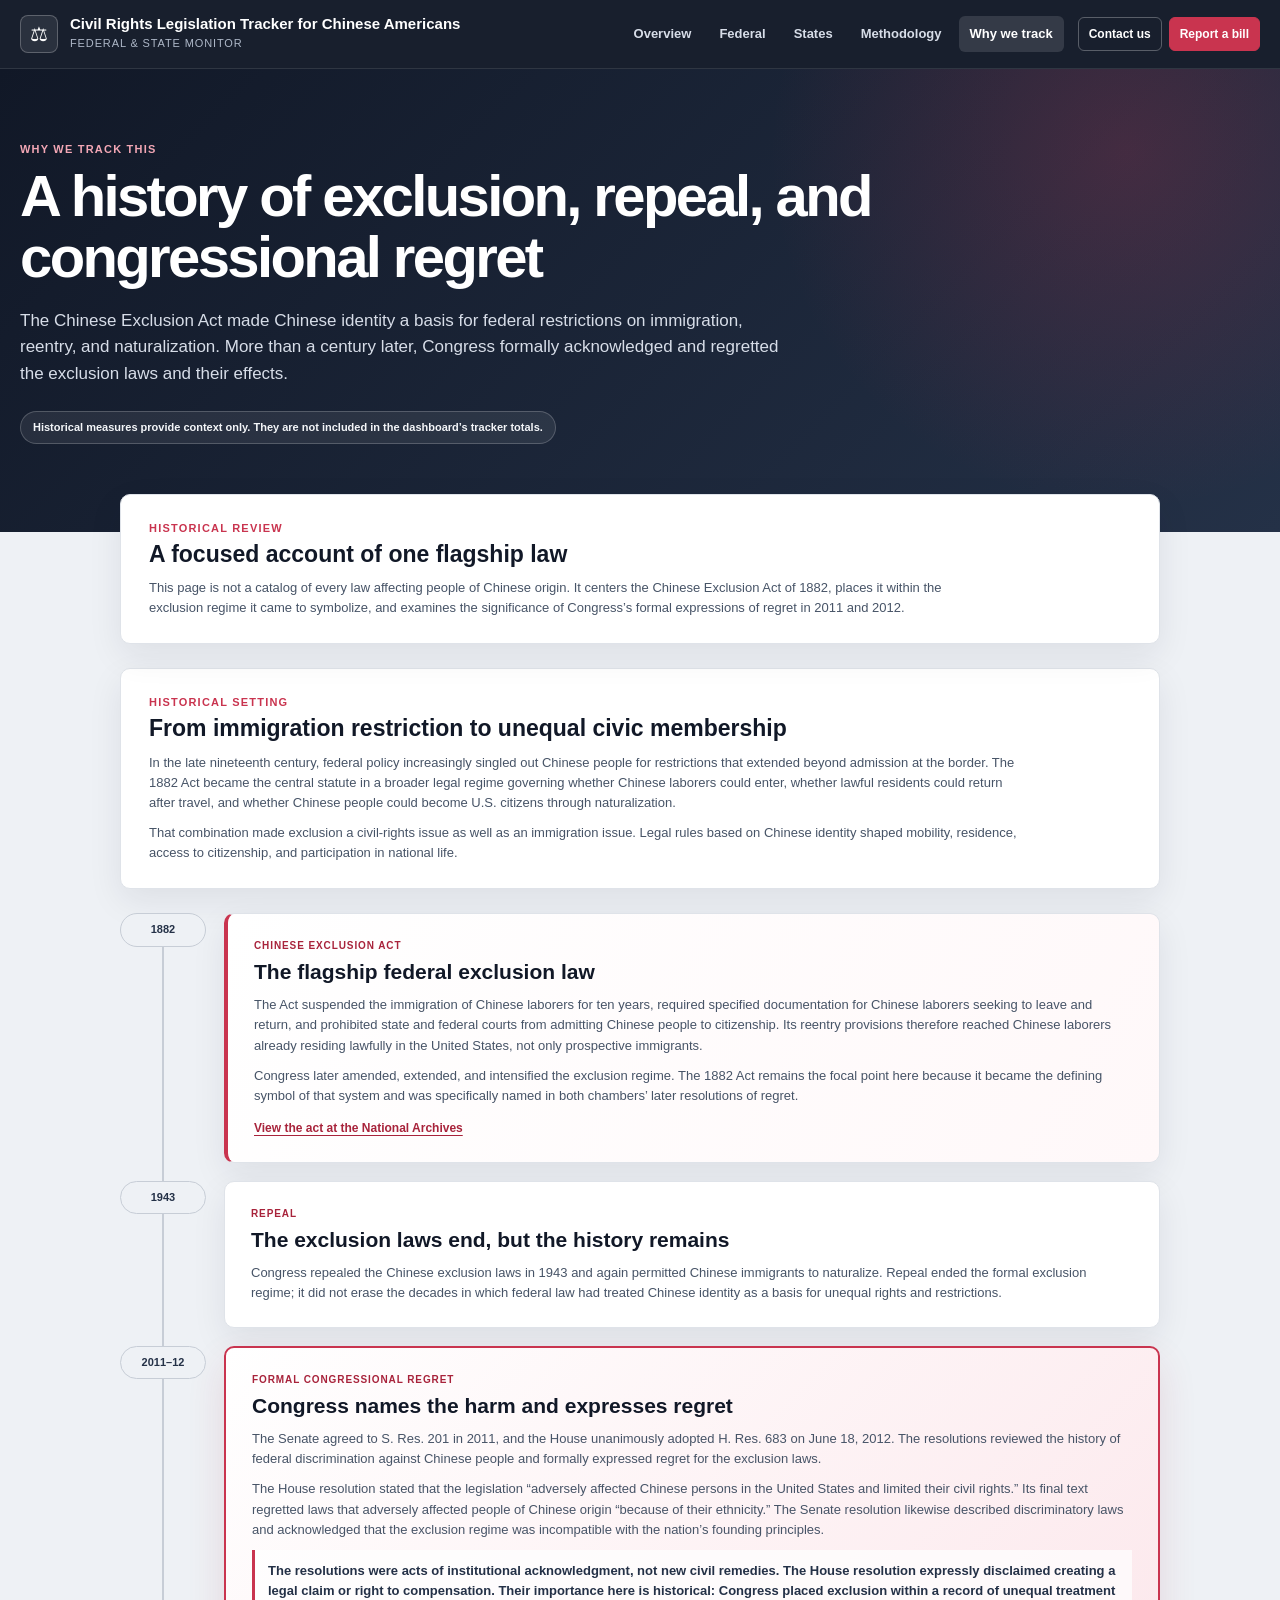
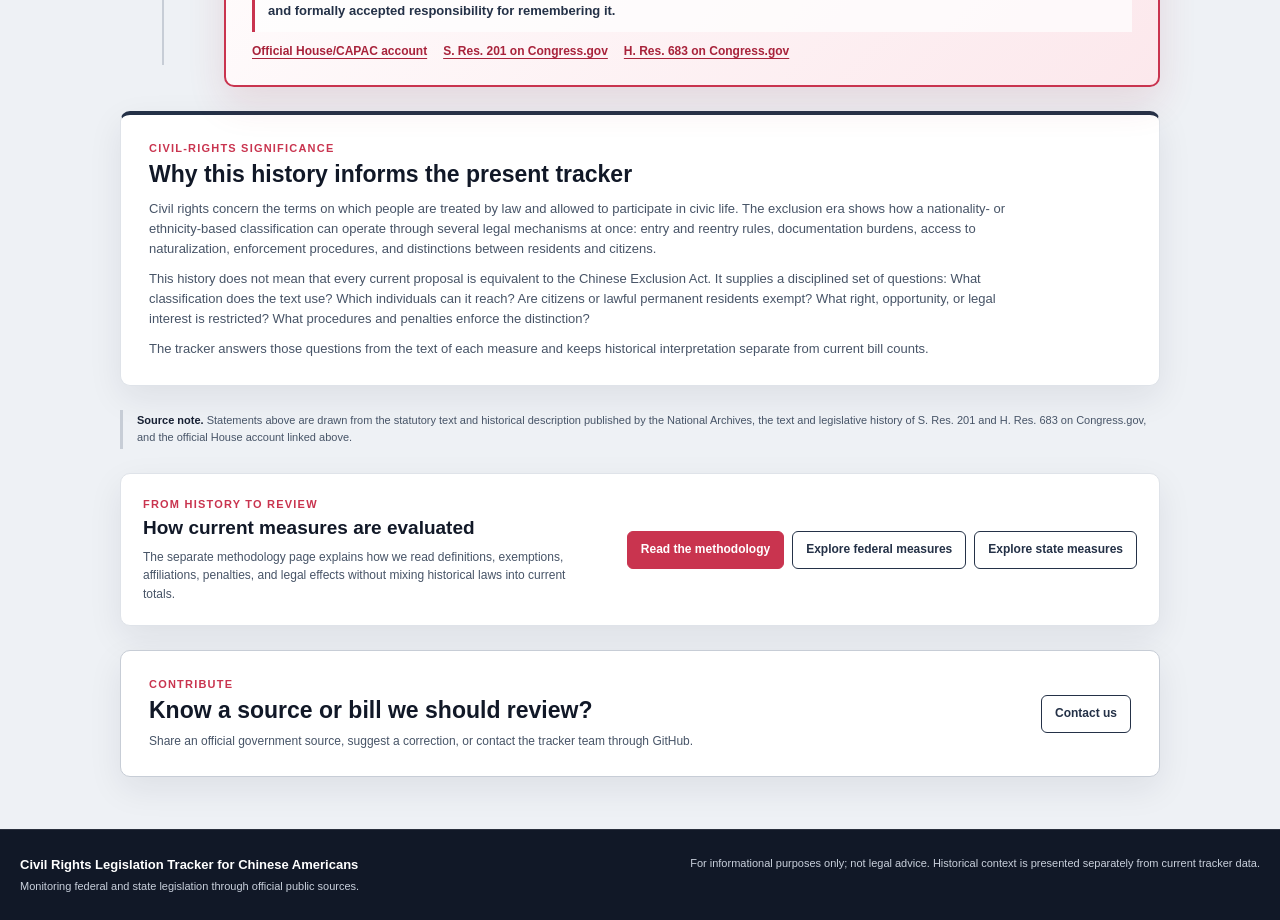
<file: why.html>
<!DOCTYPE html>
<html lang="en">
<head>
    <meta charset="UTF-8">
    <meta name="viewport" content="width=device-width, initial-scale=1.0">
    <title>Why We Track This | Civil Rights Legislation Tracker for Chinese Americans</title>
    <meta name="description" content="A focused history of the Chinese Exclusion Act, its civil-rights consequences, repeal, and Congress’s later expression of regret.">
    <meta property="og:type" content="article">
    <meta property="og:title" content="Why We Track This">
    <meta property="og:description" content="Historical context for tracking legislation that restricts people based on Chinese nationality or origin.">
    <meta name="twitter:card" content="summary">
    <link rel="icon" type="image/svg+xml" href="data:image/svg+xml,<svg xmlns='http://www.w3.org/2000/svg' viewBox='0 0 100 100'><text y='.9em' font-size='90'>⚖️</text></svg>">
    <link rel="stylesheet" href="styles.css">
</head>
<body>
    <a href="#main-content" class="skip-link">Skip to main content</a>

    <header class="header">
        <div class="site-container header-inner">
            <a class="brand" href="index.html" aria-label="Civil Rights Legislation Tracker for Chinese Americans home">
                <span class="brand-mark" aria-hidden="true">⚖</span>
                <span>
                    <span class="brand-name">Civil Rights Legislation Tracker for Chinese Americans</span>
                    <span class="brand-kicker">Federal &amp; state monitor</span>
                </span>
            </a>
            <div class="header-controls">
                <nav class="nav" aria-label="Main navigation">
                    <a href="index.html">Overview</a>
                    <a href="federal.html">Federal</a>
                    <a href="states.html">States</a>
                    <a href="methodology.html">Methodology</a>
                    <a href="why.html" aria-current="page">Why we track</a>
                </nav>
                <div class="header-actions">
                    <a class="header-action secondary" href="#contact" data-github-issue="contact.yml">Contact us</a>
                    <a class="header-action primary" href="#contact" data-github-issue="report_bill.yml">Report a bill</a>
                </div>
            </div>
        </div>
    </header>

    <main id="main-content" class="history-main">
        <section class="history-hero">
            <div class="site-container history-hero-inner">
                <p class="eyebrow">Why we track this</p>
                <h1>A history of exclusion, repeal, and congressional regret</h1>
                <p>The Chinese Exclusion Act made Chinese identity a basis for federal restrictions on immigration, reentry, and naturalization. More than a century later, Congress formally acknowledged and regretted the exclusion laws and their effects.</p>
                <p class="history-scope-note">Historical measures provide context only. They are not included in the dashboard’s tracker totals.</p>
            </div>
        </section>

        <div class="site-container history-layout">
            <section class="panel history-intro" aria-labelledby="review-title">
                <p class="panel-kicker">Historical review</p>
                <h2 id="review-title">A focused account of one flagship law</h2>
                <p>This page is not a catalog of every law affecting people of Chinese origin. It centers the Chinese Exclusion Act of 1882, places it within the exclusion regime it came to symbolize, and examines the significance of Congress’s formal expressions of regret in 2011 and 2012.</p>
            </section>

            <section class="panel history-review-section" aria-labelledby="setting-title">
                <p class="panel-kicker">Historical setting</p>
                <h2 id="setting-title">From immigration restriction to unequal civic membership</h2>
                <p>In the late nineteenth century, federal policy increasingly singled out Chinese people for restrictions that extended beyond admission at the border. The 1882 Act became the central statute in a broader legal regime governing whether Chinese laborers could enter, whether lawful residents could return after travel, and whether Chinese people could become U.S. citizens through naturalization.</p>
                <p>That combination made exclusion a civil-rights issue as well as an immigration issue. Legal rules based on Chinese identity shaped mobility, residence, access to citizenship, and participation in national life.</p>
            </section>

            <ol class="history-timeline">
                <li>
                    <div class="timeline-year">1882</div>
                    <article class="panel timeline-card featured">
                        <p class="timeline-type">Chinese Exclusion Act</p>
                        <h2>The flagship federal exclusion law</h2>
                        <p>The Act suspended the immigration of Chinese laborers for ten years, required specified documentation for Chinese laborers seeking to leave and return, and prohibited state and federal courts from admitting Chinese people to citizenship. Its reentry provisions therefore reached Chinese laborers already residing lawfully in the United States, not only prospective immigrants.</p>
                        <p>Congress later amended, extended, and intensified the exclusion regime. The 1882 Act remains the focal point here because it became the defining symbol of that system and was specifically named in both chambers’ later resolutions of regret.</p>
                        <a href="https://www.archives.gov/milestone-documents/chinese-exclusion-act" target="_blank" rel="noopener noreferrer">View the act at the National Archives</a>
                    </article>
                </li>
                <li>
                    <div class="timeline-year">1943</div>
                    <article class="panel timeline-card">
                        <p class="timeline-type">Repeal</p>
                        <h2>The exclusion laws end, but the history remains</h2>
                        <p>Congress repealed the Chinese exclusion laws in 1943 and again permitted Chinese immigrants to naturalize. Repeal ended the formal exclusion regime; it did not erase the decades in which federal law had treated Chinese identity as a basis for unequal rights and restrictions.</p>
                    </article>
                </li>
                <li>
                    <div class="timeline-year">2011–12</div>
                    <article class="panel timeline-card regret-card">
                        <p class="timeline-type">Formal congressional regret</p>
                        <h2>Congress names the harm and expresses regret</h2>
                        <p>The Senate agreed to S. Res. 201 in 2011, and the House unanimously adopted H. Res. 683 on June 18, 2012. The resolutions reviewed the history of federal discrimination against Chinese people and formally expressed regret for the exclusion laws.</p>
                        <p>The House resolution stated that the legislation “adversely affected Chinese persons in the United States and limited their civil rights.” Its final text regretted laws that adversely affected people of Chinese origin “because of their ethnicity.” The Senate resolution likewise described discriminatory laws and acknowledged that the exclusion regime was incompatible with the nation’s founding principles.</p>
                        <p class="regret-emphasis">The resolutions were acts of institutional acknowledgment, not new civil remedies. The House resolution expressly disclaimed creating a legal claim or right to compensation. Their importance here is historical: Congress placed exclusion within a record of unequal treatment and formally accepted responsibility for remembering it.</p>
                        <div class="timeline-links">
                            <a href="https://capac.house.gov/press-release/house-passes-capac-chair-judy-chus-resolution-regret-chinese-exclusion-act" target="_blank" rel="noopener noreferrer">Official House/CAPAC account</a>
                            <a href="https://www.congress.gov/bill/112th-congress/senate-resolution/201" target="_blank" rel="noopener noreferrer">S. Res. 201 on Congress.gov</a>
                            <a href="https://www.congress.gov/bill/112th-congress/house-resolution/683" target="_blank" rel="noopener noreferrer">H. Res. 683 on Congress.gov</a>
                        </div>
                    </article>
                </li>
            </ol>

            <section class="panel history-review-section civil-rights-review" aria-labelledby="civil-rights-title">
                <p class="panel-kicker">Civil-rights significance</p>
                <h2 id="civil-rights-title">Why this history informs the present tracker</h2>
                <p>Civil rights concern the terms on which people are treated by law and allowed to participate in civic life. The exclusion era shows how a nationality- or ethnicity-based classification can operate through several legal mechanisms at once: entry and reentry rules, documentation burdens, access to naturalization, enforcement procedures, and distinctions between residents and citizens.</p>
                <p>This history does not mean that every current proposal is equivalent to the Chinese Exclusion Act. It supplies a disciplined set of questions: What classification does the text use? Which individuals can it reach? Are citizens or lawful permanent residents exempt? What right, opportunity, or legal interest is restricted? What procedures and penalties enforce the distinction?</p>
                <p>The tracker answers those questions from the text of each measure and keeps historical interpretation separate from current bill counts.</p>
            </section>

            <aside class="history-source-note" aria-label="Source note">
                <strong>Source note.</strong> Statements above are drawn from the statutory text and historical description published by the National Archives, the text and legislative history of S. Res. 201 and H. Res. 683 on Congress.gov, and the official House account linked above.
            </aside>

            <section class="panel method-link-panel" aria-labelledby="history-method-title">
                <div>
                    <p class="panel-kicker">From history to review</p>
                    <h2 id="history-method-title">How current measures are evaluated</h2>
                    <p>The separate methodology page explains how we read definitions, exemptions, affiliations, penalties, and legal effects without mixing historical laws into current totals.</p>
                </div>
                <div class="contribute-actions">
                    <a class="action-button primary" href="methodology.html">Read the methodology</a>
                    <a class="action-button dark-outline" href="federal.html">Explore federal measures</a>
                    <a class="action-button dark-outline" href="states.html#bills">Explore state measures</a>
                </div>
            </section>

            <section class="panel history-contact" id="contact" aria-labelledby="history-contact-title">
                <div>
                    <p class="panel-kicker">Contribute</p>
                    <h2 id="history-contact-title">Know a source or bill we should review?</h2>
                    <p>Share an official government source, suggest a correction, or contact the tracker team through GitHub.</p>
                </div>
                <div class="contribute-actions">
                    <a class="action-button dark-outline" href="#contact" data-github-issue="contact.yml">Contact us</a>
                </div>
            </section>
        </div>
    </main>

    <footer class="footer">
        <div class="site-container footer-inner">
            <div>
                <p class="footer-title">Civil Rights Legislation Tracker for Chinese Americans</p>
                <p>Monitoring federal and state legislation through official public sources.</p>
            </div>
            <p class="footer-disclaimer">For informational purposes only; not legal advice. Historical context is presented separately from current tracker data.</p>
        </div>
    </footer>

    <script src="site.js"></script>
</body>
</html>
</file>
<file: styles.css>
* {
    box-sizing: border-box;
    margin: 0;
    padding: 0;
}

:root {
    --navy-950: #111827;
    --navy-900: #172033;
    --navy-800: #243147;
    --accent: #c9344f;
    --accent-dark: #a8233b;
    --accent-soft: #fce8ec;
    --ink: #202938;
    --muted: #667085;
    --muted-strong: #475467;
    --surface: #ffffff;
    --surface-subtle: #f8f9fb;
    --page: #eef1f5;
    --border: #dfe3e9;
    --border-strong: #c7cdd6;
    --success: #287a55;
    --success-soft: #e7f5ee;
    --pending: #a76709;
    --pending-soft: #fff3d6;
    --failed: #9d3443;
    --failed-soft: #fbeaec;
    --shadow: 0 12px 34px rgba(20, 31, 49, 0.08);
}

html {
    scroll-behavior: smooth;
}

body {
    min-width: 320px;
    background: var(--page);
    color: var(--ink);
    font-family: "Inter", -apple-system, BlinkMacSystemFont, "Segoe UI", sans-serif;
    font-size: 15px;
    line-height: 1.55;
}

button,
input,
select {
    font: inherit;
}

button,
select {
    cursor: pointer;
}

a {
    color: inherit;
}

.skip-link {
    position: fixed;
    left: 16px;
    top: -64px;
    z-index: 10000;
    border-radius: 6px;
    background: var(--accent);
    color: #fff;
    padding: 10px 14px;
    text-decoration: none;
}

.skip-link:focus {
    top: 12px;
}

.sr-only {
    position: absolute;
    width: 1px;
    height: 1px;
    padding: 0;
    margin: -1px;
    overflow: hidden;
    clip: rect(0, 0, 0, 0);
    white-space: nowrap;
    border: 0;
}

:focus-visible {
    outline: 3px solid rgba(201, 52, 79, 0.45);
    outline-offset: 3px;
}

.site-container {
    width: min(1440px, calc(100% - 40px));
    margin: 0 auto;
}

.header {
    position: sticky;
    top: 0;
    z-index: 1000;
    border-bottom: 1px solid rgba(255, 255, 255, 0.1);
    background: rgba(17, 24, 39, 0.97);
    color: #fff;
    backdrop-filter: blur(14px);
}

.header-inner {
    min-height: 68px;
    display: flex;
    align-items: center;
    justify-content: space-between;
    gap: 28px;
}

.brand {
    display: inline-flex;
    align-items: center;
    gap: 12px;
    color: #fff;
    text-decoration: none;
}

.brand-mark {
    width: 38px;
    height: 38px;
    display: grid;
    place-items: center;
    border: 1px solid rgba(255, 255, 255, 0.24);
    border-radius: 8px;
    background: rgba(255, 255, 255, 0.08);
    color: #fff;
    font-size: 20px;
}

.brand-name,
.brand-kicker {
    display: block;
}

.brand-name {
    font-size: 15px;
    font-weight: 700;
    line-height: 1.2;
}

.brand-kicker {
    margin-top: 2px;
    color: #aeb8c8;
    font-size: 11px;
    font-weight: 500;
    letter-spacing: 0.08em;
    text-transform: uppercase;
}

.nav {
    display: flex;
    align-items: center;
    gap: 6px;
}

.header-controls,
.header-actions {
    display: flex;
    align-items: center;
}

.header-controls {
    gap: 14px;
}

.header-actions {
    gap: 7px;
}

.nav a {
    border-radius: 6px;
    color: #d7dde8;
    padding: 8px 11px;
    font-size: 13px;
    font-weight: 600;
    text-decoration: none;
}

.nav a:hover {
    background: rgba(255, 255, 255, 0.08);
    color: #fff;
}

.nav a[aria-current="page"] {
    background: rgba(255, 255, 255, 0.12);
    color: #fff;
}

.header-action,
.action-button {
    display: inline-flex;
    align-items: center;
    justify-content: center;
    border: 1px solid transparent;
    border-radius: 6px;
    font-size: 12px;
    font-weight: 700;
    text-decoration: none;
}

.header-action {
    min-height: 34px;
    padding: 7px 10px;
}

.header-action.primary,
.action-button.primary {
    border-color: var(--accent);
    background: var(--accent);
    color: #fff;
}

.header-action.primary:hover,
.action-button.primary:hover {
    border-color: #df4964;
    background: #df4964;
}

.header-action.secondary {
    border-color: rgba(255, 255, 255, 0.28);
    color: #fff;
}

.header-action.secondary:hover {
    border-color: rgba(255, 255, 255, 0.5);
    background: rgba(255, 255, 255, 0.08);
}

.dashboard {
    padding: 30px 0 38px;
}

.page-intro {
    display: flex;
    align-items: flex-end;
    justify-content: space-between;
    gap: 32px;
    padding: 6px 2px 24px;
}

.eyebrow,
.panel-kicker {
    color: var(--accent);
    font-size: 11px;
    font-weight: 700;
    letter-spacing: 0.11em;
    text-transform: uppercase;
}

.page-intro h1 {
    max-width: 900px;
    margin-top: 5px;
    color: var(--navy-950);
    font-size: clamp(27px, 3vw, 42px);
    line-height: 1.12;
    letter-spacing: -0.035em;
}

.page-summary {
    max-width: 800px;
    margin-top: 10px;
    color: var(--muted-strong);
    font-size: 16px;
}

.last-reviewed {
    flex: 0 0 auto;
    margin-bottom: 4px;
    color: var(--muted);
    font-size: 12px;
    white-space: nowrap;
}

.last-reviewed span {
    margin-right: 6px;
    color: var(--success);
    font-size: 11px;
}

.dashboard-layout {
    display: grid;
    grid-template-columns: minmax(0, 1.35fr) minmax(380px, 0.85fr);
    gap: 20px;
    align-items: start;
}

.federal-notice {
    margin-bottom: 20px;
    border: 1px solid #e4c477;
    border-left: 4px solid var(--pending);
    border-radius: 8px;
    background: #fff8e7;
    color: #684709;
    padding: 12px 15px;
    font-size: 12px;
}

.federal-notice strong {
    color: #513603;
}

.overview-column {
    display: grid;
    gap: 20px;
}

.overview-dashboard {
    max-width: 1180px;
    margin: 0 auto;
}

.overview-intro {
    max-width: 980px;
    padding-top: 18px;
    padding-bottom: 30px;
}

.landing-grid {
    display: grid;
    grid-template-columns: repeat(2, minmax(0, 1fr));
    gap: 20px;
}

.landing-card {
    display: flex;
    flex-direction: column;
    gap: 20px;
    padding: 26px;
}

.landing-card h2 {
    margin-top: 3px;
    color: var(--navy-950);
    font-size: 25px;
}

.landing-summary {
    margin-top: 10px;
    color: var(--muted-strong);
    font-size: 14px;
}

.landing-card .compact-stats {
    margin-top: auto;
}

.landing-review-date {
    color: var(--muted);
    font-size: 12px;
}

.landing-card .action-button {
    align-self: flex-start;
}

.overview-method-panel,
.overview-history-panel {
    display: flex;
    align-items: center;
    justify-content: space-between;
    gap: 28px;
    margin-top: 20px;
    padding: 24px;
}

.overview-dashboard .contribute-panel {
    margin-top: 20px;
    padding: 24px;
}

.overview-method-panel h2,
.overview-history-panel h2 {
    margin-top: 3px;
    color: var(--navy-950);
    font-size: 20px;
}

.overview-method-panel p:not(.panel-kicker),
.overview-history-panel p:not(.panel-kicker) {
    max-width: 760px;
    margin-top: 8px;
    color: var(--muted-strong);
    font-size: 14px;
}

.panel {
    border: 1px solid var(--border);
    border-radius: 10px;
    background: var(--surface);
    box-shadow: var(--shadow);
}

.summary-panel,
.map-panel,
.filter-panel,
.method-link-panel,
.contribute-panel,
.status-panel,
.state-panel {
    padding: 22px;
}

.panel-heading {
    display: flex;
    align-items: flex-start;
    justify-content: space-between;
    gap: 24px;
    margin-bottom: 18px;
}

.panel-heading h2,
.feed-header h2 {
    margin-top: 2px;
    color: var(--navy-950);
    font-size: 19px;
    line-height: 1.25;
}

.panel-heading > p {
    max-width: 300px;
    color: var(--muted);
    font-size: 12px;
    text-align: right;
}

.compact-heading {
    margin-bottom: 15px;
}

.stats-grid {
    display: grid;
    grid-template-columns: repeat(4, minmax(0, 1fr));
    border: 1px solid var(--border);
    border-radius: 8px;
    overflow: hidden;
}

.stat-card {
    min-height: 92px;
    display: flex;
    flex-direction: column;
    justify-content: center;
    padding: 15px 16px;
    background: var(--surface-subtle);
}

.stat-card + .stat-card {
    border-left: 1px solid var(--border);
}

.stat-number {
    color: var(--navy-950);
    font-size: 28px;
    font-weight: 700;
    line-height: 1;
}

.stat-label {
    margin-top: 7px;
    color: var(--muted);
    font-size: 12px;
    font-weight: 500;
}

.map-heading {
    align-items: flex-start;
    margin-bottom: 12px;
}

.map-toolbar {
    min-height: 27px;
    display: flex;
    align-items: center;
    justify-content: space-between;
    gap: 16px;
    margin-bottom: 8px;
}

.map-legend {
    display: flex;
    flex-wrap: wrap;
    gap: 8px 15px;
    color: var(--muted);
    font-size: 10px;
    font-weight: 600;
}

.map-legend span {
    display: inline-flex;
    align-items: center;
    gap: 5px;
}

.map-swatch {
    width: 13px;
    height: 13px;
    display: inline-block;
    border: 1px solid rgba(17, 24, 39, 0.12);
    border-radius: 3px;
}

.map-swatch.count-0,
.map-state.count-0,
.map-dc path,
.map-dc circle {
    fill: #e4e7ec;
}

.map-swatch.count-1,
.map-state.count-1 {
    fill: #f3b3bf;
    background: #f3b3bf;
}

.map-swatch.count-2,
.map-state.count-2 {
    fill: #df6b80;
    background: #df6b80;
}

.map-swatch.count-3,
.map-state.count-3 {
    fill: var(--accent-dark);
    background: var(--accent-dark);
}

.map-swatch.count-0 {
    background: #e4e7ec;
}

.state-map-frame {
    position: relative;
    border: 1px solid var(--border);
    border-radius: 8px;
    background: linear-gradient(180deg, #fafbfc 0%, #f3f5f8 100%);
    overflow: hidden;
}

.state-map {
    width: 100%;
    height: auto;
    display: block;
    padding: 12px;
}

.map-state,
.map-dc path,
.map-dc circle {
    stroke: #fff;
    stroke-linejoin: round;
    stroke-width: 1.35;
    transition: fill 140ms ease, opacity 140ms ease, stroke 140ms ease;
}

.map-state.has-bills {
    cursor: pointer;
}

.map-state.has-bills:hover,
.map-state.has-bills:focus {
    opacity: 0.82;
    stroke: var(--navy-950);
    stroke-width: 2.2;
    outline: none;
}

.map-state.is-active {
    stroke: var(--navy-950);
    stroke-width: 3.2;
}

.map-tooltip {
    position: absolute;
    z-index: 4;
    min-width: 112px;
    border-radius: 6px;
    background: var(--navy-950);
    color: #fff;
    padding: 7px 9px;
    box-shadow: 0 8px 24px rgba(17, 24, 39, 0.22);
    font-size: 11px;
    line-height: 1.4;
    pointer-events: none;
    transform: translate(10px, 10px);
}

.map-tooltip strong,
.map-tooltip span {
    display: block;
}

.map-tooltip span {
    color: #cbd3df;
    font-size: 10px;
}

.map-note {
    margin-top: 8px;
    color: var(--muted);
    font-size: 10px;
}

.text-button {
    border: 0;
    background: none;
    color: var(--accent-dark);
    font-size: 12px;
    font-weight: 700;
}

.text-button:hover {
    text-decoration: underline;
}

.filter-controls {
    display: grid;
    grid-template-columns: repeat(2, minmax(0, 1fr));
    gap: 14px;
}

.filter-search {
    grid-column: 1 / -1;
}

.filter-group label {
    display: block;
    margin-bottom: 5px;
    color: var(--muted-strong);
    font-size: 11px;
    font-weight: 700;
    letter-spacing: 0.03em;
    text-transform: uppercase;
}

.filter-input,
.filter-select {
    width: 100%;
    min-height: 42px;
    border: 1px solid var(--border-strong);
    border-radius: 6px;
    background: #fff;
    color: var(--ink);
    padding: 9px 11px;
    font-size: 13px;
}

.filter-input::placeholder {
    color: #98a1af;
}

.filter-input:hover,
.filter-select:hover {
    border-color: #9ca6b5;
}

.filter-input:focus,
.filter-select:focus {
    border-color: var(--accent);
    box-shadow: 0 0 0 3px rgba(201, 52, 79, 0.1);
    outline: none;
}

.overview-grid {
    display: grid;
    grid-template-columns: minmax(0, 0.8fr) minmax(0, 1.2fr);
    gap: 20px;
}

.status-summary {
    display: grid;
    gap: 7px;
}

.status-summary-item {
    width: 100%;
    display: grid;
    grid-template-columns: 10px 1fr auto;
    align-items: center;
    gap: 10px;
    border: 1px solid transparent;
    border-radius: 6px;
    background: var(--surface-subtle);
    color: var(--ink);
    padding: 10px 11px;
    text-align: left;
}

.status-summary-item:hover,
.status-summary-item.is-active {
    border-color: var(--border-strong);
    background: #fff;
}

.status-summary-item span:not(.status-dot) {
    font-size: 13px;
}

.status-summary-item strong {
    color: var(--navy-950);
    font-size: 13px;
}

.status-dot {
    width: 8px;
    height: 8px;
    border-radius: 50%;
}

.status-dot.enacted {
    background: var(--success);
}

.status-dot.pending {
    background: var(--pending);
}

.status-dot.failed {
    background: var(--failed);
}

.state-summary-list {
    max-height: 190px;
    display: grid;
    grid-template-columns: repeat(2, minmax(0, 1fr));
    gap: 5px 10px;
    overflow-y: auto;
    padding-right: 4px;
}

.state-summary-item {
    width: 100%;
    display: flex;
    align-items: center;
    justify-content: space-between;
    gap: 8px;
    border: 0;
    border-bottom: 1px solid var(--border);
    background: transparent;
    color: var(--muted-strong);
    padding: 7px 2px;
    font-size: 12px;
    text-align: left;
}

.state-summary-item:hover,
.state-summary-item.is-active {
    color: var(--accent-dark);
}

.state-summary-item strong {
    color: var(--navy-950);
}

.tier-label,
.bill-tag {
    display: inline-flex;
    align-items: center;
    border-radius: 999px;
    padding: 3px 8px;
    font-size: 10px;
    font-weight: 700;
}

.tier-label.tier-1,
.bill-tag.tier-1 {
    background: var(--accent-soft);
    color: var(--accent-dark);
}

.tier-label.tier-2,
.bill-tag.tier-2 {
    background: #e9edfb;
    color: #394c9a;
}

.federal-theme-list {
    display: grid;
    gap: 7px;
}

.federal-theme-list li {
    display: flex;
    align-items: center;
    justify-content: space-between;
    gap: 16px;
    border-bottom: 1px solid var(--border);
    padding: 7px 2px;
    color: var(--muted-strong);
    font-size: 12px;
}

.federal-theme-list li:last-child {
    border-bottom: 0;
}

.federal-theme-list strong {
    color: var(--navy-950);
    font-weight: 700;
}

.federal-theme-list {
    list-style: none;
}

.method-link-panel {
    display: flex;
    align-items: center;
    justify-content: space-between;
    gap: 28px;
}

.method-link-panel h2 {
    margin-top: 3px;
    color: var(--navy-950);
    font-size: 19px;
    line-height: 1.3;
}

.method-link-panel p:not(.panel-kicker) {
    max-width: 680px;
    margin-top: 7px;
    color: var(--muted-strong);
    font-size: 12px;
}

.method-link-panel > .action-button,
.method-link-panel > .contribute-actions {
    flex: 0 0 auto;
}

.history-main {
    min-height: calc(100vh - 68px);
}

.methodology-main {
    min-height: calc(100vh - 68px);
}

.history-hero {
    overflow: hidden;
    background:
        radial-gradient(circle at 88% 18%, rgba(201, 52, 79, 0.22), transparent 30%),
        linear-gradient(135deg, var(--navy-950), var(--navy-800));
    color: #fff;
}

.history-hero-inner {
    padding-top: 72px;
    padding-bottom: 88px;
}

.history-hero .eyebrow {
    color: #f3a7b5;
}

.history-hero h1 {
    max-width: 900px;
    margin-top: 8px;
    font-size: clamp(32px, 5vw, 58px);
    line-height: 1.05;
    letter-spacing: -0.045em;
}

.history-hero-inner > p:not(.eyebrow):not(.history-scope-note) {
    max-width: 780px;
    margin-top: 20px;
    color: #d7dde8;
    font-size: 17px;
}

.history-scope-note {
    display: inline-flex;
    margin-top: 24px;
    border: 1px solid rgba(255, 255, 255, 0.2);
    border-radius: 999px;
    background: rgba(255, 255, 255, 0.08);
    color: #f4f6f9;
    padding: 7px 12px;
    font-size: 11px;
    font-weight: 600;
}

.history-layout {
    width: min(1040px, calc(100% - 40px));
    display: grid;
    gap: 24px;
    padding-bottom: 52px;
}

.methodology-layout {
    width: min(1040px, calc(100% - 40px));
    display: grid;
    gap: 24px;
    padding-bottom: 52px;
}

.methodology-intro {
    position: relative;
    margin-top: -38px;
    padding: 25px 28px;
}

.methodology-intro h2,
.methodology-section h2,
.methodology-history-link h2 {
    margin-top: 3px;
    color: var(--navy-950);
    font-size: 23px;
    line-height: 1.25;
}

.methodology-intro > p:not(.panel-kicker) {
    max-width: 880px;
    margin-top: 10px;
    color: var(--muted-strong);
    font-size: 13px;
}

.methodology-section {
    padding: 27px 28px;
}

.methodology-section > p:not(.panel-kicker):not(.methodology-source-policy) {
    max-width: 900px;
    margin-top: 10px;
    color: var(--muted-strong);
    font-size: 13px;
}

.methodology-card-grid,
.methodology-source-grid {
    display: grid;
    grid-template-columns: repeat(2, minmax(0, 1fr));
    gap: 14px;
    margin-top: 18px;
}

.methodology-card-grid.three-column {
    grid-template-columns: repeat(3, minmax(0, 1fr));
}

.methodology-card,
.methodology-source-grid article {
    border: 1px solid var(--border);
    border-radius: 8px;
    background: var(--surface-subtle);
    padding: 17px;
}

.methodology-card h3,
.methodology-source-grid h3,
.methodology-steps h3 {
    color: var(--navy-950);
    font-size: 14px;
    line-height: 1.35;
}

.methodology-card h3 {
    margin-top: 9px;
}

.eligibility-grid .methodology-card h3,
.evidence-grid .methodology-card h3 {
    margin-top: 0;
}

.methodology-card p,
.methodology-source-grid p,
.methodology-steps p,
.methodology-rules-list {
    color: var(--muted-strong);
    font-size: 12px;
}

.methodology-card p,
.methodology-source-grid p,
.methodology-steps p {
    margin-top: 6px;
}

.methodology-source-grid p + p {
    margin-top: 9px;
}

.methodology-source-grid a,
.methodology-rules-list a {
    color: var(--accent-dark);
    font-weight: 700;
    text-underline-offset: 3px;
}

.methodology-callout,
.methodology-source-policy {
    margin-top: 16px;
    border-left: 3px solid var(--pending);
    border-radius: 0 7px 7px 0;
    background: #fffaf0;
    color: var(--muted-strong);
    padding: 12px 14px;
    font-size: 12px;
}

.methodology-callout strong,
.methodology-source-policy strong {
    color: var(--navy-900);
}

.methodology-callout p {
    margin-top: 4px;
}

.methodology-steps {
    display: grid;
    gap: 0;
    margin-top: 18px;
    list-style: none;
    counter-reset: methodology-step;
}

.methodology-steps li {
    position: relative;
    min-height: 72px;
    display: grid;
    grid-template-columns: 38px minmax(0, 1fr);
    gap: 13px;
    counter-increment: methodology-step;
}

.methodology-steps li::before {
    content: counter(methodology-step);
    position: relative;
    z-index: 1;
    width: 30px;
    height: 30px;
    display: grid;
    place-items: center;
    border-radius: 50%;
    background: var(--navy-900);
    color: #fff;
    font-size: 11px;
    font-weight: 800;
}

.methodology-steps li:not(:last-child)::after {
    content: "";
    position: absolute;
    top: 30px;
    bottom: 0;
    left: 14px;
    width: 2px;
    background: var(--border-strong);
}

.methodology-steps li > div {
    padding-bottom: 18px;
}

.status-method-card .status-badge {
    display: inline-flex;
    margin-bottom: 4px;
}

.methodology-rules-list {
    display: grid;
    gap: 7px;
    margin: 17px 0 0 18px;
}

.methodology-history-link {
    padding: 25px 28px;
}

.history-intro {
    position: relative;
    margin-top: -38px;
    padding: 25px 28px;
}

.history-intro h2,
.history-contact h2 {
    margin-top: 3px;
    color: var(--navy-950);
    font-size: 23px;
    line-height: 1.25;
}

.history-intro > p:not(.panel-kicker) {
    max-width: 800px;
    margin-top: 9px;
    color: var(--muted-strong);
    font-size: 13px;
}

.history-review-section {
    padding: 25px 28px;
}

.history-review-section h2 {
    margin-top: 3px;
    color: var(--navy-950);
    font-size: 23px;
    line-height: 1.25;
}

.history-review-section > p:not(.panel-kicker) {
    max-width: 880px;
    margin-top: 10px;
    color: var(--muted-strong);
    font-size: 13px;
}

.civil-rights-review {
    border-top: 4px solid var(--navy-800);
}

.history-source-note {
    border-left: 3px solid var(--border-strong);
    color: var(--muted-strong);
    padding: 2px 4px 2px 14px;
    font-size: 11px;
    line-height: 1.6;
}

.history-source-note strong {
    color: var(--navy-900);
}

.history-timeline {
    position: relative;
    display: grid;
    gap: 18px;
    list-style: none;
}

.history-timeline::before {
    content: "";
    position: absolute;
    top: 22px;
    bottom: 22px;
    left: 42px;
    width: 2px;
    background: var(--border-strong);
}

.history-timeline > li {
    position: relative;
    display: grid;
    grid-template-columns: 86px minmax(0, 1fr);
    align-items: start;
    gap: 18px;
}

.timeline-year {
    position: relative;
    z-index: 1;
    border: 1px solid var(--border-strong);
    border-radius: 999px;
    background: var(--page);
    color: var(--navy-800);
    padding: 7px 5px;
    font-size: 11px;
    font-weight: 800;
    text-align: center;
}

.timeline-card {
    padding: 24px 26px;
}

.timeline-card.featured {
    border-left: 4px solid var(--accent);
    background: linear-gradient(120deg, #fff, #fff8f9);
}

.timeline-card.regret-card {
    border: 2px solid var(--accent);
    background: linear-gradient(135deg, #fff, var(--accent-soft));
    box-shadow: 0 16px 38px rgba(168, 35, 59, 0.12);
}

.timeline-type {
    color: var(--accent-dark);
    font-size: 10px;
    font-weight: 800;
    letter-spacing: 0.09em;
    text-transform: uppercase;
}

.timeline-card h2 {
    margin-top: 4px;
    color: var(--navy-950);
    font-size: 21px;
    line-height: 1.3;
}

.timeline-card > p:not(.timeline-type),
.timeline-card .timeline-links {
    margin-top: 10px;
    color: var(--muted-strong);
    font-size: 13px;
}

.tier-history-note {
    border-left: 3px solid var(--pending);
    background: #fffaf0;
    padding: 10px 12px;
}

.regret-emphasis {
    border-left: 3px solid var(--accent);
    background: rgba(255, 255, 255, 0.72);
    padding: 11px 13px;
    color: var(--navy-800) !important;
    font-weight: 600;
}

.timeline-card > a,
.timeline-links a {
    color: var(--accent-dark);
    font-size: 12px;
    font-weight: 700;
    text-underline-offset: 3px;
}

.timeline-card > a {
    display: inline-block;
    margin-top: 13px;
}

.timeline-links {
    display: flex;
    flex-wrap: wrap;
    gap: 7px 16px;
}

.history-contact {
    display: flex;
    align-items: center;
    justify-content: space-between;
    gap: 28px;
    border-color: var(--border-strong);
    padding: 25px 28px;
}

.history-contact p:not(.panel-kicker) {
    max-width: 620px;
    margin-top: 7px;
    color: var(--muted-strong);
    font-size: 12px;
}

.action-button.dark-outline {
    border-color: var(--navy-800);
    background: transparent;
    color: var(--navy-800);
}

.action-button.dark-outline:hover {
    background: var(--navy-800);
    color: #fff;
}

.contribute-panel {
    display: flex;
    align-items: center;
    justify-content: space-between;
    gap: 28px;
    border-color: var(--navy-800);
    background: var(--navy-900);
    color: #fff;
}

.contribute-panel h2 {
    margin-top: 2px;
    color: #fff;
    font-size: 19px;
}

.contribute-panel p:not(.panel-kicker) {
    max-width: 650px;
    margin-top: 7px;
    color: #d4dae5;
    font-size: 12px;
}

.contribute-panel .submission-note {
    color: #aeb8c8 !important;
    font-size: 10px !important;
}

.contribute-actions {
    flex: 0 0 auto;
    display: flex;
    flex-wrap: wrap;
    gap: 8px;
}

.action-button {
    min-height: 38px;
    padding: 8px 13px;
}

.action-button.secondary {
    border-color: rgba(255, 255, 255, 0.3);
    background: transparent;
    color: #fff;
}

.action-button.secondary:hover {
    border-color: rgba(255, 255, 255, 0.55);
    background: rgba(255, 255, 255, 0.08);
}

.feed-panel {
    position: sticky;
    top: 88px;
    height: calc(100vh - 112px);
    min-height: 620px;
    display: flex;
    flex-direction: column;
    overflow: hidden;
}

.feed-header {
    display: flex;
    align-items: flex-start;
    justify-content: space-between;
    gap: 16px;
    border-bottom: 1px solid var(--border);
    padding: 19px 20px 16px;
}

.results-count {
    flex: 0 0 auto;
    border-radius: 999px;
    background: var(--navy-950);
    color: #fff;
    padding: 4px 9px;
    font-size: 11px;
    font-weight: 700;
}

.bills-list {
    flex: 1;
    overflow-y: auto;
    overscroll-behavior: contain;
}

.bill-card {
    border-bottom: 1px solid var(--border);
    padding: 18px 20px;
    background: #fff;
}

.bill-card:hover {
    background: #fcfcfd;
}

.bill-header-row {
    display: flex;
    align-items: center;
    justify-content: space-between;
    gap: 12px;
    margin-bottom: 7px;
}

.bill-id {
    color: var(--muted);
    font-size: 11px;
    font-weight: 700;
    letter-spacing: 0.07em;
    text-transform: uppercase;
}

.status-badge {
    flex: 0 0 auto;
    border-radius: 999px;
    padding: 3px 8px;
    font-size: 11px;
    font-weight: 700;
}

.status-badge.enacted {
    background: var(--success-soft);
    color: var(--success);
}

.status-badge.pending {
    background: var(--pending-soft);
    color: #754800;
}

.status-badge.failed {
    background: var(--failed-soft);
    color: var(--failed);
}

.bill-title {
    font-size: 16px;
    line-height: 1.35;
}

.bill-title a {
    color: var(--accent-dark);
    text-decoration: none;
}

.bill-title a:hover {
    text-decoration: underline;
    text-underline-offset: 3px;
}

.bill-context {
    margin-top: 6px;
    color: var(--muted);
    font-size: 11px;
}

.bill-description {
    display: -webkit-box;
    margin-top: 10px;
    overflow: hidden;
    color: var(--muted-strong);
    font-size: 14px;
    line-height: 1.55;
    -webkit-box-orient: vertical;
    -webkit-line-clamp: 4;
}

.bill-tags {
    display: flex;
    flex-wrap: wrap;
    gap: 6px;
    margin-top: 12px;
}

.bill-tag.category {
    background: #edf0f4;
    color: #4b5667;
}

.bill-tag.review {
    border: 1px solid #e4c477;
    background: #fff8e7;
    color: #865806;
}

.bill-details {
    margin-top: 12px;
    border-top: 1px solid var(--border);
    padding-top: 10px;
}

.bill-details summary {
    color: var(--navy-800);
    font-size: 12px;
    font-weight: 700;
    list-style-position: outside;
}

.bill-details summary:hover {
    color: var(--accent-dark);
}

.bill-details-content {
    display: grid;
    gap: 12px;
    margin-top: 12px;
}

.bill-detail-block h4 {
    margin-bottom: 3px;
    color: var(--navy-950);
    font-size: 11px;
    letter-spacing: 0.06em;
    text-transform: uppercase;
}

.bill-detail-block p {
    color: var(--muted-strong);
    font-size: 14px;
    line-height: 1.55;
}

.civil-rights-impact {
    border-left: 3px solid var(--pending);
    background: #fffaf0;
    padding: 10px 11px;
}

.bill-actions {
    display: flex;
    flex-wrap: wrap;
    gap: 8px;
    padding-top: 2px;
}

.bill-link {
    display: inline-flex;
    align-items: center;
    border: 1px solid var(--navy-900);
    border-radius: 5px;
    background: var(--navy-900);
    color: #fff;
    padding: 7px 10px;
    font-size: 11px;
    font-weight: 700;
    text-decoration: none;
}

.bill-link:hover {
    border-color: var(--accent);
    background: var(--accent);
}

.bill-link.secondary {
    border-color: var(--border-strong);
    background: #fff;
    color: var(--navy-800);
}

.bill-link.secondary:hover {
    border-color: var(--navy-800);
    background: var(--surface-subtle);
}

.load-more {
    width: calc(100% - 40px);
    flex: 0 0 auto;
    border: 1px solid var(--border-strong);
    border-radius: 6px;
    background: var(--surface-subtle);
    color: var(--navy-800);
    margin: 12px 20px 16px;
    padding: 9px 14px;
    font-size: 12px;
    font-weight: 700;
}

.load-more:hover {
    border-color: var(--navy-800);
    background: #fff;
}

.no-results {
    display: grid;
    place-items: center;
    min-height: 260px;
    padding: 30px;
    color: var(--muted);
    text-align: center;
}

.no-results h3 {
    color: var(--navy-950);
    font-size: 17px;
}

.no-results p {
    margin-top: 6px;
    font-size: 12px;
}

.footer {
    border-top: 1px solid rgba(255, 255, 255, 0.1);
    background: var(--navy-950);
    color: #c9d0dc;
    padding: 25px 0;
}

.footer-inner {
    display: flex;
    align-items: flex-start;
    justify-content: space-between;
    gap: 40px;
}

.footer-inner p {
    max-width: 650px;
    font-size: 11px;
}

.footer-title {
    margin-bottom: 3px;
    color: #fff;
    font-size: 13px !important;
    font-weight: 700;
}

.footer-disclaimer {
    text-align: right;
}

@media (max-width: 1080px) {
    .dashboard-layout {
        grid-template-columns: 1fr;
    }

    .feed-panel {
        position: static;
        height: auto;
        min-height: 0;
    }

    .bills-list {
        overflow: visible;
    }
}

@media (max-width: 760px) {
    .site-container {
        width: min(100% - 24px, 1440px);
    }

    .header-inner {
        min-height: 62px;
        flex-wrap: wrap;
        gap: 8px;
        padding: 10px 0;
    }

    .brand-kicker {
        display: none;
    }

    .nav {
        width: 100%;
        display: flex;
        flex-wrap: wrap;
        overflow-x: visible;
        padding-bottom: 2px;
    }

    .nav a {
        flex: 0 0 auto;
        white-space: nowrap;
    }

    .header-controls {
        width: 100%;
        align-items: stretch;
        flex-direction: column;
        gap: 8px;
    }

    .header-actions {
        justify-content: flex-start;
    }

    .dashboard {
        padding-top: 20px;
    }

    .page-intro {
        align-items: flex-start;
        flex-direction: column;
        gap: 12px;
    }

    .last-reviewed {
        margin: 0;
    }

    .stats-grid {
        grid-template-columns: repeat(2, minmax(0, 1fr));
    }

    .stat-card:nth-child(3) {
        border-left: 0;
    }

    .stat-card:nth-child(n + 3) {
        border-top: 1px solid var(--border);
    }

    .filter-controls,
    .overview-grid,
    .landing-grid {
        grid-template-columns: 1fr;
    }

    .overview-method-panel,
    .overview-history-panel {
        align-items: flex-start;
        flex-direction: column;
    }

    .contribute-panel,
    .history-contact {
        align-items: flex-start;
        flex-direction: column;
        gap: 18px;
    }

    .history-hero-inner {
        padding-top: 48px;
        padding-bottom: 68px;
    }

    .history-hero-inner > p:not(.eyebrow):not(.history-scope-note) {
        font-size: 15px;
    }

    .history-scope-note {
        display: block;
        border-radius: 7px;
    }

    .history-layout {
        width: min(100% - 24px, 1040px);
    }

    .methodology-layout {
        width: min(100% - 24px, 1040px);
    }

    .history-timeline::before {
        left: 31px;
    }

    .history-timeline > li {
        grid-template-columns: 64px minmax(0, 1fr);
        gap: 12px;
    }

    .methodology-card-grid,
    .methodology-card-grid.three-column,
    .methodology-source-grid {
        grid-template-columns: 1fr;
    }

    .filter-search {
        grid-column: auto;
    }

    .panel-heading {
        align-items: flex-start;
        flex-direction: column;
        gap: 12px;
    }

    .panel-heading > p {
        display: block;
        max-width: none;
        text-align: left;
    }

    .state-summary-list {
        max-height: none;
    }

    .footer-inner {
        flex-direction: column;
        gap: 14px;
    }

    .footer-disclaimer {
        text-align: left;
    }
}

@media (max-width: 460px) {
    .brand-name {
        max-width: 230px;
        font-size: 13px;
    }

    .summary-panel,
    .map-panel,
    .filter-panel,
    .method-link-panel,
    .methodology-intro,
    .methodology-section,
    .contribute-panel,
    .history-intro,
    .history-review-section,
    .history-contact,
    .timeline-card,
    .status-panel,
    .state-panel,
    .landing-card,
    .overview-method-panel,
    .overview-history-panel {
        padding: 17px;
    }

    .method-link-panel {
        align-items: flex-start;
        flex-direction: column;
        gap: 14px;
    }

    .history-hero h1 {
        font-size: 33px;
    }

    .history-timeline::before {
        display: none;
    }

    .history-timeline > li {
        display: block;
    }

    .timeline-year {
        width: max-content;
        margin: 0 0 7px 2px;
        padding: 4px 9px;
    }

    .state-summary-list {
        grid-template-columns: 1fr;
    }

    .feed-header,
    .bill-card {
        padding-left: 16px;
        padding-right: 16px;
    }

    .bill-header-row {
        align-items: flex-start;
    }

    .bill-actions {
        display: grid;
    }

    .header-actions .secondary {
        display: none;
    }

    .header-action {
        padding-left: 8px;
        padding-right: 8px;
        font-size: 11px;
    }

    .contribute-actions {
        width: 100%;
        display: grid;
    }

    .bill-link {
        justify-content: center;
    }
}

@media (prefers-reduced-motion: reduce) {
    html {
        scroll-behavior: auto;
    }
}
</file>
